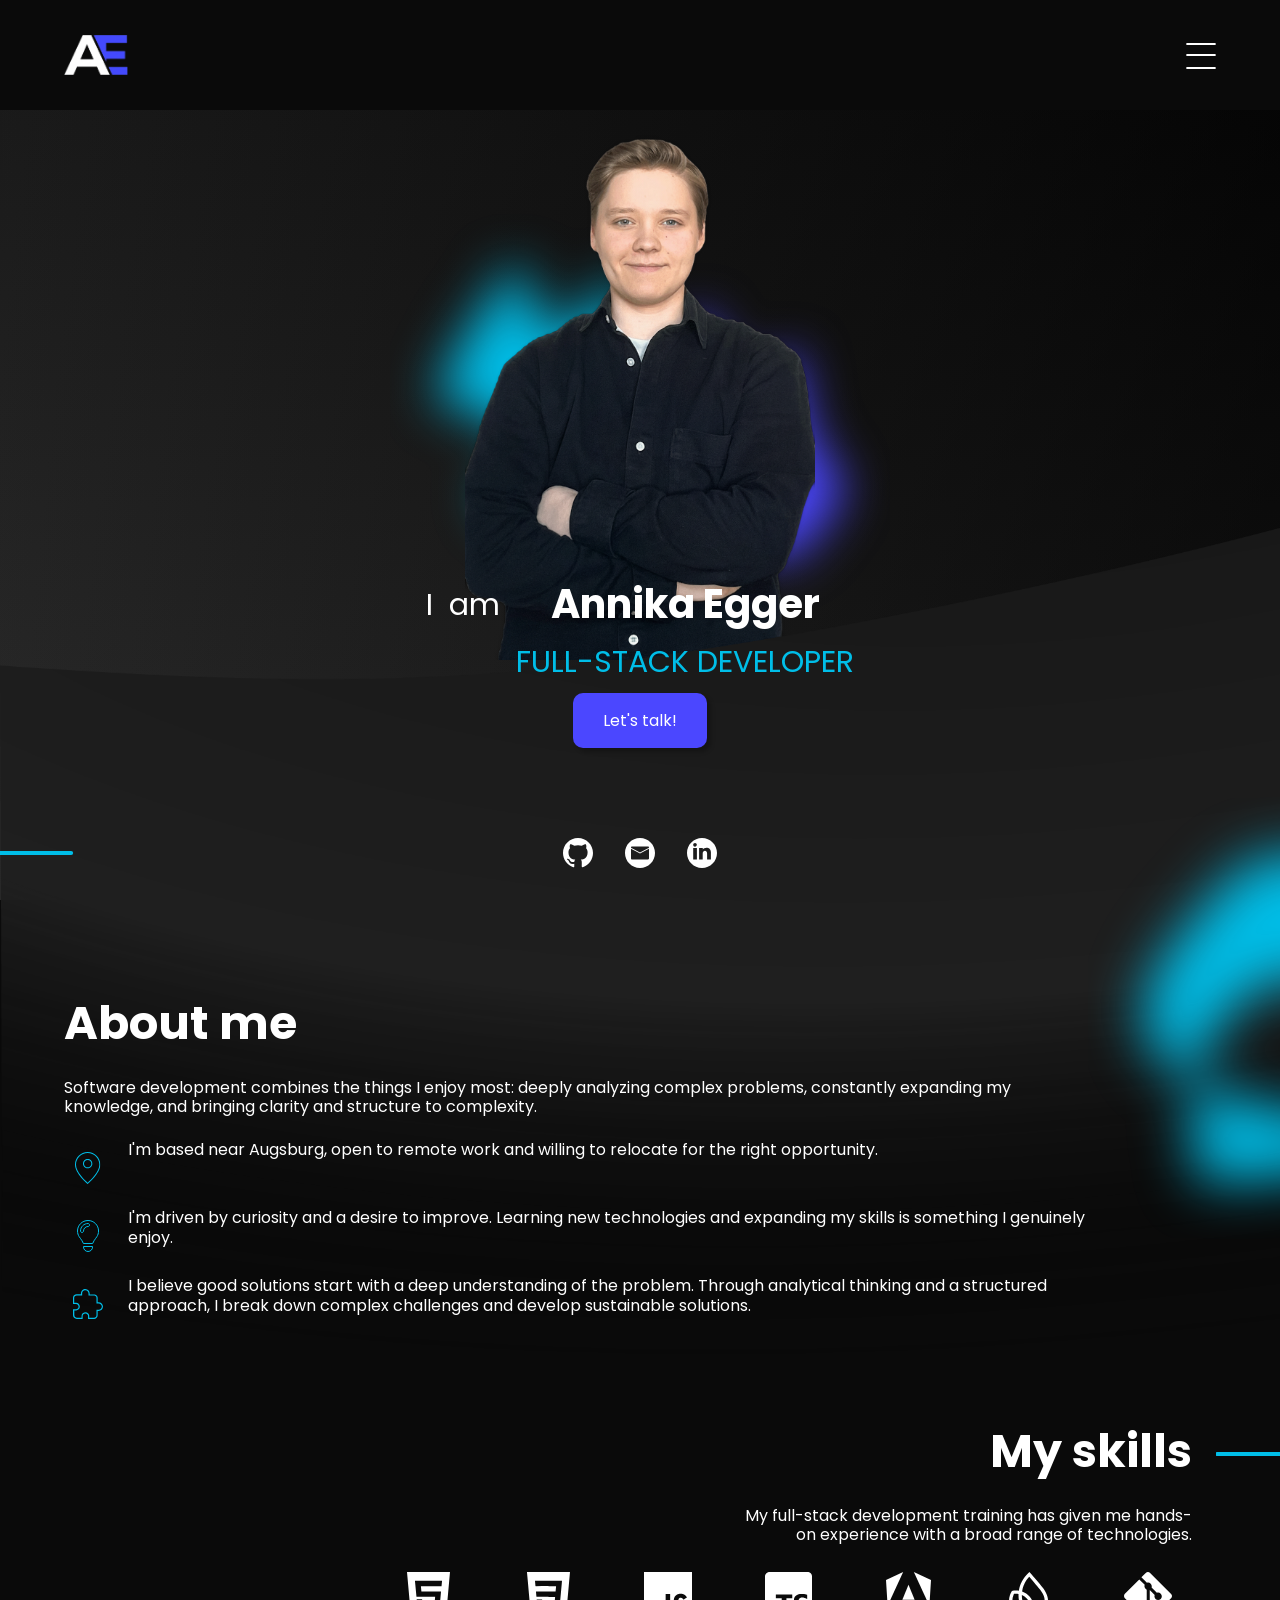
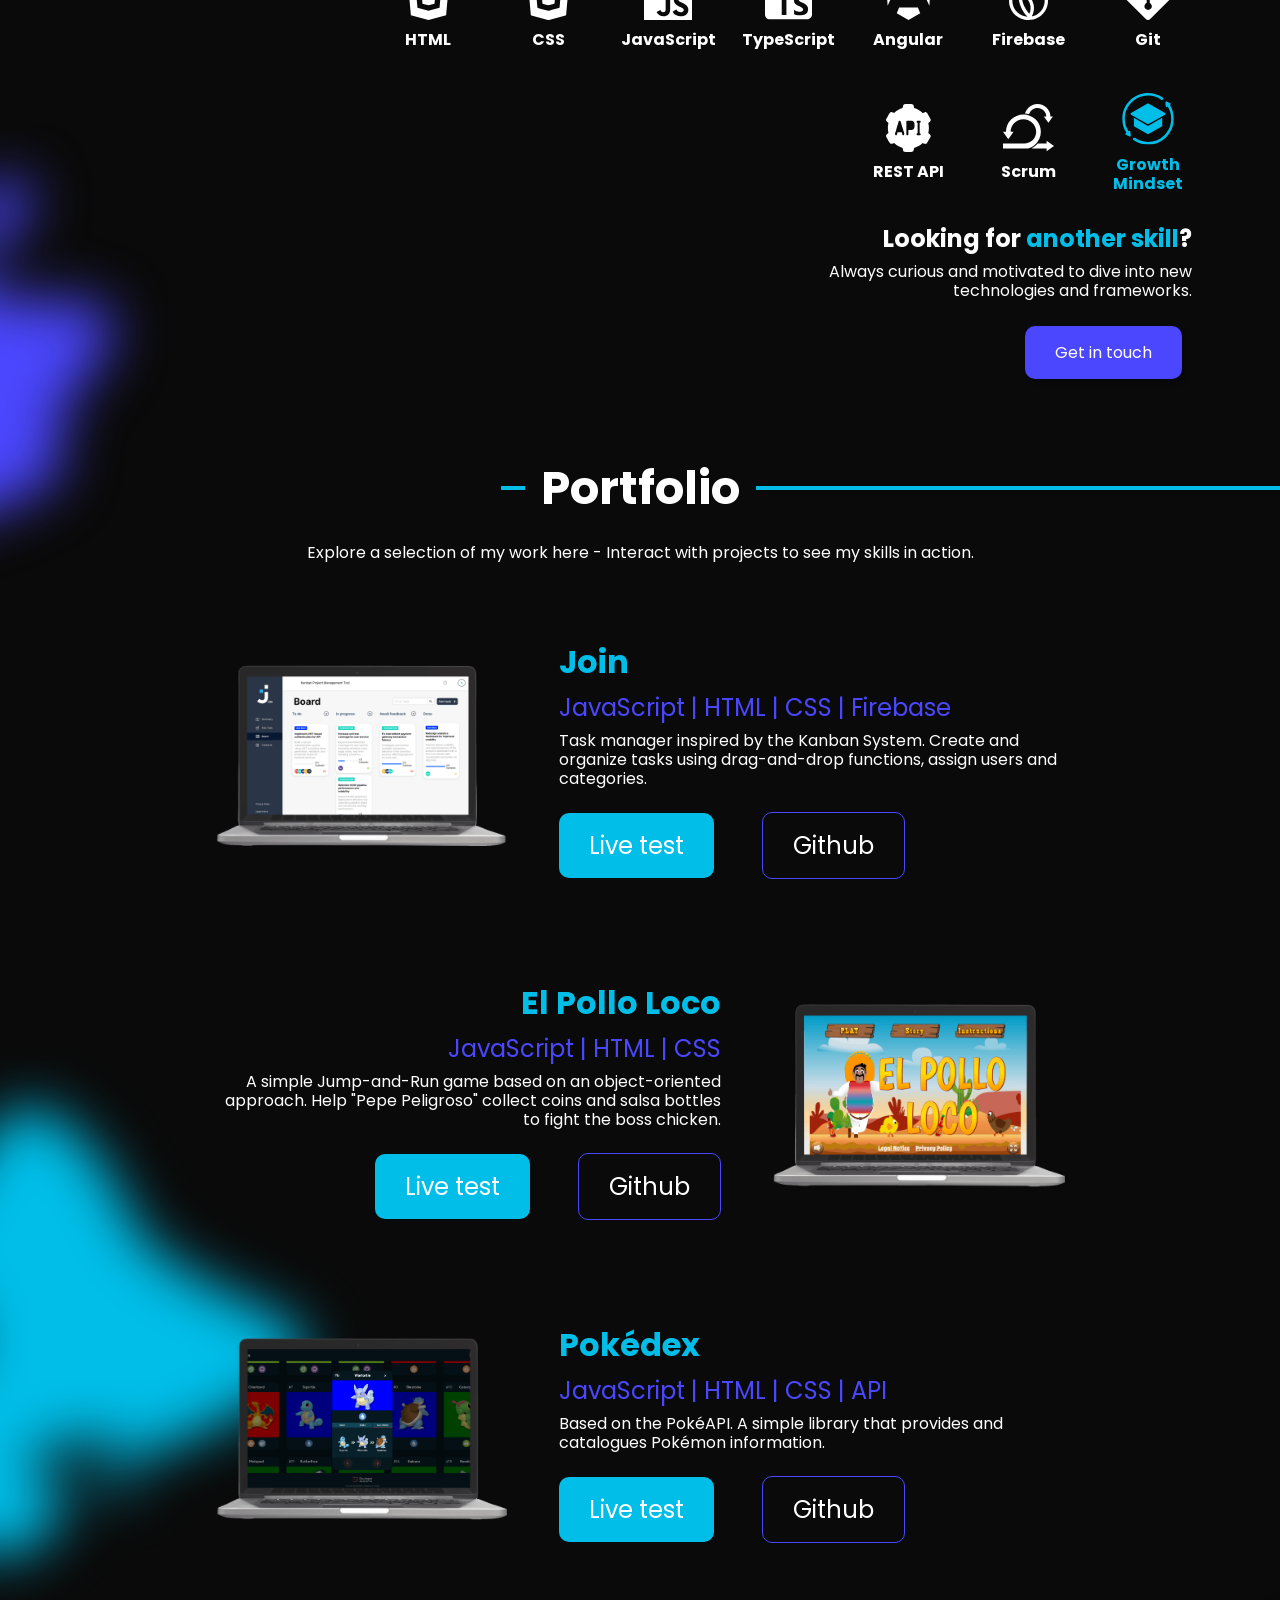
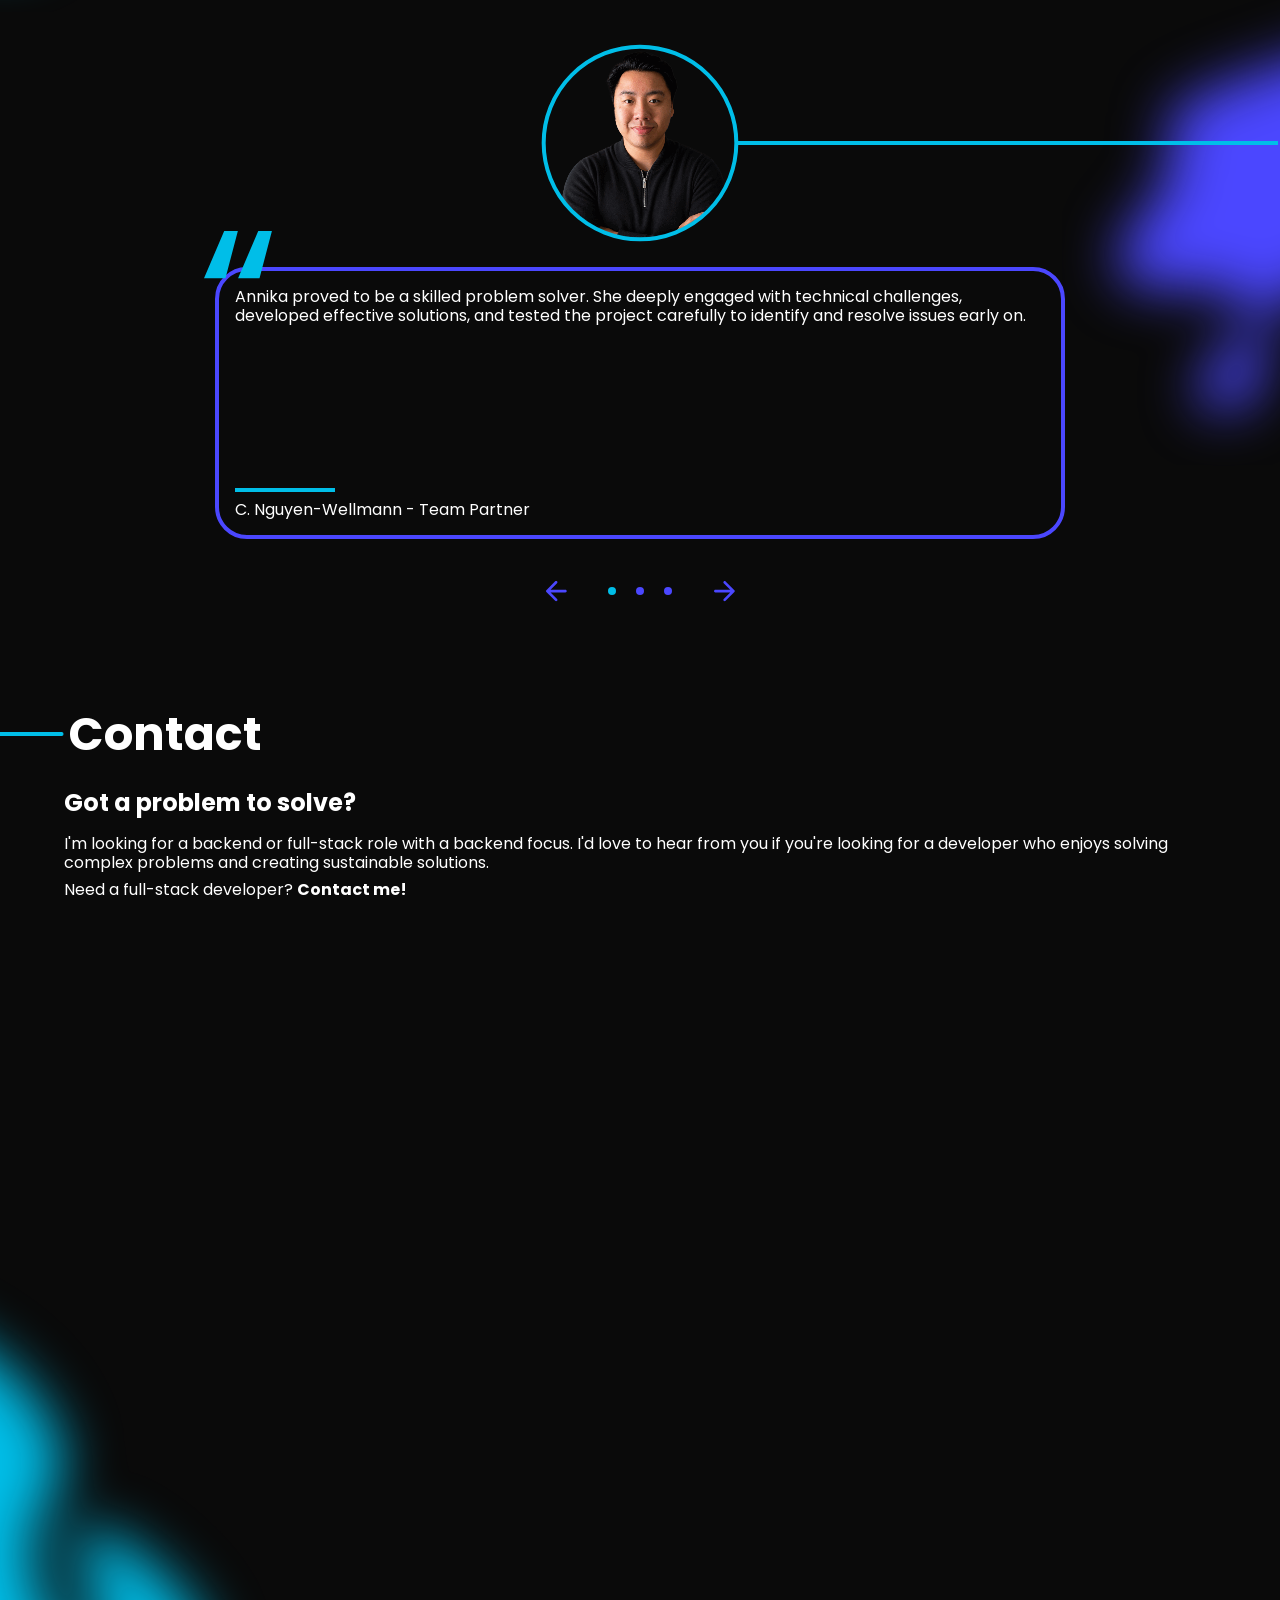
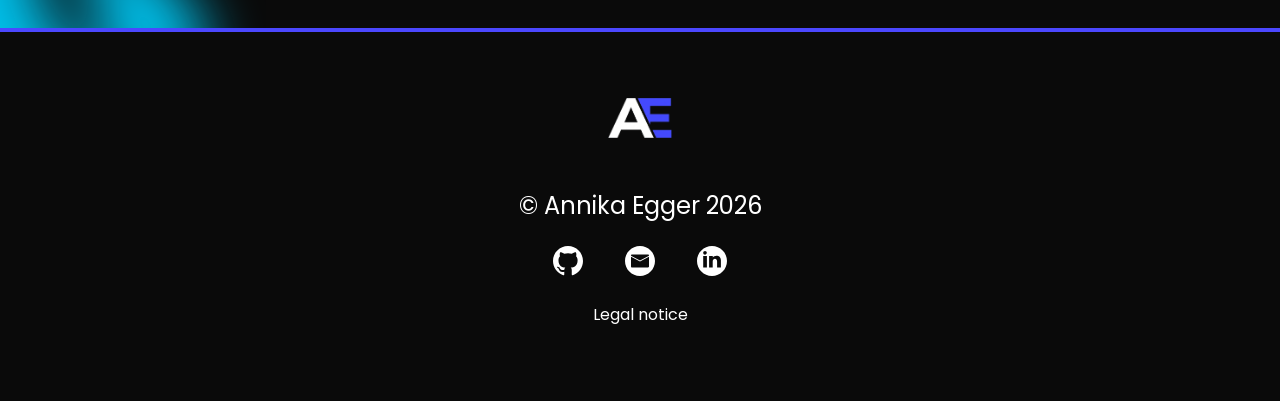
<file: index.html>
<!doctype html>
<html lang="en">
  <head>
    <meta charset="UTF-8" />
    <meta name="viewport" content="width=device-width, initial-scale=1.0" />
    <title>Annika Egger</title>
    <link
      rel="shortcut icon"
      href="./assets/img/logo-initials-square.png"
      type="image/x-icon"
    />

    <link rel="stylesheet" href="./styles/variables.css" />
    <link rel="stylesheet" href="./styles/standard.css" />
    <link rel="stylesheet" href="./styles/fonts.css" />
    <link rel="stylesheet" href="./styles/assets.css" />

    <link rel="stylesheet" href="./styles/header.css" />
    <link rel="stylesheet" href="./styles/hero.css" />
    <link rel="stylesheet" href="./styles/hero-responsive.css" />
    <link rel="stylesheet" href="./styles/hero-responsive-height.css" />
    <link rel="stylesheet" href="./styles/about-me.css" />
    <link rel="stylesheet" href="./styles/my-skills.css" />
    <link rel="stylesheet" href="./styles/portfolio.css" />
    <link rel="stylesheet" href="./styles/portfolio-responsive.css" />
    <link rel="stylesheet" href="./styles/contact.css" />

    <link rel="stylesheet" href="./style.css" />

    <script src="./scripts/data.js"></script>
    <script src="./scripts/language.js"></script>
    <script src="./scripts/navbars.js" defer></script>
    <script src="./scripts/contact.js" defer></script>
    <script src="./script.js" defer></script>
  </head>
  <body onload="init()" class="body--index">
    <header class="site-header">
      <div class="header-content">
        <a href="#" class="logo logo--header">
          <img
            class="logo-initials"
            src="./assets/img/logo-initials.png"
            alt="AE Logo"
          />
        </a>

        <div class="header-controls">
          <nav class="header-nav">
            <ul>
              <li>
                <a
                  class="header-link"
                  data-section="header"
                  data-key="about"
                  href="#about-me-section"
                  id="header-about-me"
                  >About me</a
                >
              </li>
              <li>
                <a
                  class="header-link"
                  data-section="header"
                  data-key="skills"
                  href="#my-skills-section"
                  id="header-skills"
                  >Skills</a
                >
              </li>
              <li>
                <a
                  class="header-link"
                  data-section="header"
                  data-key="portfolio"
                  href="#portfolio-section"
                  id="header-portfolio"
                  >Portfolio</a
                >
              </li>
            </ul>
          </nav>

          <div class="language-switch">
            <button
              onclick="selectLanguage('german', 'index')"
              id="de-btn"
              class="btn btn-header btn-primary1--outline"
            >
              DE
            </button>
            <button
              onclick="selectLanguage('english', 'index')"
              id="en-btn"
              class="btn btn-header btn-primary1--outline"
            >
              EN
            </button>
          </div>
        </div>

        <div id="burger-menu-header" class="burger-menu-header">
          <input
            class="burger-menu-hidden-checkbox"
            type="checkbox"
            aria-label="Open Burger Menu"
            id="burger-menu-hidden-checkbox"
          />
          <div class="burger-menu-line burger-menu-line-1"></div>
          <div class="burger-menu-line burger-menu-line-2"></div>
          <div class="burger-menu-line burger-menu-line-3"></div>
        </div>
      </div>

      <div class="mobile-menu-wrapper">
        <nav class="mobile-menu">
          <ul>
            <li>
              <a
                onclick="selectSection()"
                class="link-mobile-menu"
                href="#about-me-section"
                data-section="burger_menu"
                data-key="about"
                id="menu-about-me"
                >About me</a
              >
            </li>
            <li>
              <a
                class="link-mobile-menu"
                onclick="selectSection()"
                href="#my-skills-section"
                data-section="burger_menu"
                data-key="skills"
                id="menu-my-skills"
                >My skills</a
              >
            </li>
            <li>
              <a
                class="link-mobile-menu"
                onclick="selectSection()"
                href="#portfolio-section"
                data-section="burger_menu"
                data-key="portfolio"
                id="menu-portfolio"
                >Portfolio</a
              >
            </li>
            <li>
              <a
                class="link-mobile-menu"
                onclick="selectSection()"
                href="#contact-section"
                data-section="burger_menu"
                data-key="contact"
                id="menu-contact"
                >Contact</a
              >
            </li>
            <li>
              <div class="language-btns-mobile">
                <button
                  id="en-btn--menu"
                  class="language-btn-mobile"
                  onclick="selectLanguage('english', 'index')"
                >
                  EN
                </button>
                <span> / </span>
                <button
                  id="de-btn--menu"
                  class="language-btn-mobile"
                  onclick="selectLanguage('german', 'index')"
                >
                  DE
                </button>
              </div>
            </li>
          </ul>
        </nav>
      </div>
    </header>

    <main>
      <section id="hero-section" class="hero-section">
        <img
          class="hero-wave-bg"
          src="./assets/img/hero-wave-bg.png"
          alt="Background Wave"
        />

        <div class="hero-content-wrapper">
          <div class="hero-portrait-wrapper">
            <div class="hero-portrait-shadows">
              <svg
                class="portrait-shadow-left"
                width="541"
                height="794"
                viewBox="0 0 541 794"
                fill="none"
                xmlns="http://www.w3.org/2000/svg"
              >
                <g filter="url(#filter0_f_230_443)">
                  <path
                    d="M80 330.454C140.327 199.398 178.506 154.004 190.055 147.689C190.055 147.689 227.25 17.8586 258.33 158.276C289.41 298.693 411.694 100.883 411.694 100.883L447.36 330.454L308.241 413.887L447.36 464.742L383.161 701L163.051 500.961L308.241 413.887L80 330.454Z"
                    fill="rgba(0, 190, 232, 1)"
                  />
                </g>
                <defs>
                  <filter
                    id="filter0_f_230_443"
                    x="-13"
                    y="0"
                    width="553.36"
                    height="794"
                    filterUnits="userSpaceOnUse"
                    color-interpolation-filters="sRGB"
                  >
                    <feFlood flood-opacity="0" result="BackgroundImageFix" />
                    <feBlend
                      mode="normal"
                      in="SourceGraphic"
                      in2="BackgroundImageFix"
                      result="shape"
                    />
                    <feGaussianBlur
                      stdDeviation="46.5"
                      result="effect1_foregroundBlur_230_443"
                    />
                  </filter>
                </defs>
              </svg>
              <svg
                class="portrait-shadow-right"
                width="597"
                height="689"
                viewBox="0 0 597 689"
                fill="none"
                xmlns="http://www.w3.org/2000/svg"
              >
                <g filter="url(#filter0_f_230_444)">
                  <path
                    d="M154.609 380.543C-18.5534 332.689 228.297 92.9999 228.297 92.9999C228.297 92.9999 287.102 296.742 368.159 202.17C449.216 107.599 392.541 296.743 466.341 383.067C540.141 469.391 481.271 494.453 481.271 494.453C481.271 494.453 404.529 636.961 341.979 584.247C279.428 531.534 206.793 498.2 179.289 451.8C154.489 409.96 171.019 394.986 197.013 391.875C184.626 388.699 170.547 384.948 154.609 380.543Z"
                    fill="rgba(75, 71, 255, 1)"
                  />
                </g>
                <defs>
                  <filter
                    id="filter0_f_230_444"
                    x="0"
                    y="0"
                    width="596.516"
                    height="688.947"
                    filterUnits="userSpaceOnUse"
                    color-interpolation-filters="sRGB"
                  >
                    <feFlood flood-opacity="0" result="BackgroundImageFix" />
                    <feBlend
                      mode="normal"
                      in="SourceGraphic"
                      in2="BackgroundImageFix"
                      result="shape"
                    />
                    <feGaussianBlur
                      stdDeviation="46.5"
                      result="effect1_foregroundBlur_230_444"
                    />
                  </filter>
                </defs>
              </svg>
            </div>
            <img
              src="./assets/img/hero-portrait.png"
              alt="Portrait of Annika Egger"
              class="hero-portrait"
            />
          </div>

          <div class="hero-content">
            <div class="hero-introduction">
              <div id="hero-i-am" class="hero-introduction-i-am">
                <span data-section="hero" data-key="greeting_1">I</span
                ><span data-section="hero" data-key="greeting_2">am</span>
              </div>
              <div class="hero-introduction-right">
                <h1 class="index-h1">Annika Egger</h1>
                <p
                  class="hero-introduction-title"
                  data-section="hero"
                  data-key="title"
                >
                  Full-Stack Developer
                </p>
              </div>
            </div>
            <a
              href="#contact-section"
              class="btn btn-main btn-primary1--filled"
              data-section="hero"
              data-key="cta"
            >
              Let’s talk!
            </a>
          </div>
        </div>

        <footer class="hero-footer">
          <svg class="hero-line" viewBox="0 0 104 4" preserveAspectRatio="none">
            <line
              x1="0"
              y1="2"
              x2="100"
              y2="2"
              vector-effect="non-scaling-stroke"
              stroke-linecap="round"
            />
          </svg>

          <div class="hero-footer-socials">
            <a
              target="_blank"
              href="https://github.com/AnnikaEgger"
              class="social-btn"
            >
              <img src="./assets/icons/github.svg" alt="Github Logo" />
            </a>

            <a
              target="_blank"
              href="mailto:kontakt@annika-egger.de"
              class="social-btn"
            >
              <img src="./assets/icons/mail.svg" alt="Email Logo" />
            </a>

            <a
              target="_blank"
              href="https://www.linkedin.com/in/annika-egger-705230406/"
              class="social-btn"
            >
              <img src="./assets/icons/linkedin.svg" alt="LinkedIn Logo" />
            </a>
          </div>

          <a
            target="_blank"
            class="hero-footer-mail"
            href="mailto:kontakt@annika-egger.de"
            >kontakt@annika-egger.de</a
          >
        </footer>

        <div class="scroll-down-wrapper">
          <p data-section="hero" data-key="scroll"></p>
          <img src="./assets/icons/arrow-down.svg" alt="Arrow Down Icon" />
        </div>
      </section>

      <section id="about-me-section" class="about-me-section">
        <article class="about-me-text fade-in-element">
          <h2 class="index-h2" data-section="about_me" data-key="h2"></h2>
          <p
            class="about-me-top-text"
            data-section="about_me"
            data-key="subtext"
          ></p>
          <ul class="about-me-list">
            <li>
              <div class="about-me-list-icon-wrapper location-icon">
                <img
                  src="./assets/icons/location-icon.svg"
                  alt="Location icon"
                />
              </div>
              <p data-section="about_me" data-key="location"></p>
            </li>

            <li>
              <div class="about-me-list-icon-wrapper learning-icon">
                <img
                  src="./assets/icons/light-bulb-icon.svg"
                  alt="Light bulb icon"
                />
              </div>
              <p data-section="about_me" data-key="learning"></p>
            </li>

            <li>
              <div class="about-me-list-icon-wrapper puzzle-icon">
                <img src="./assets/icons/puzzle-icon.svg" alt="Puzzle icon" />
              </div>
              <p data-section="about_me" data-key="problem_solving"></p>
            </li>
          </ul>
        </article>

        <div class="svg-wrapper svg-wrapper--about-me fade-in-element">
          <svg
            class="about-me-svg"
            height="453"
            viewBox="0 0 10000 453"
            preserveAspectRatio="xMinYMin meet"
          >
            <defs>
              <pattern
                id="about-me-img"
                patternUnits="objectBoundingBox"
                width="1"
                height="1"
              >
                <image
                  href="./assets/img/about-me-portrait.png"
                  width="453"
                  height="453"
                  preserveAspectRatio="xMidYMid slice"
                />
              </pattern>
            </defs>
            <circle cx="226.5" cy="226.5" r="224.5" fill="url(#about-me-img)" />

            <line
              x1="453"
              y1="226.5"
              x2="10000"
              y2="226.5"
              vector-effect="non-scaling-stroke"
            />
          </svg>
        </div>

        <div class="bg-shadow-wrapper">
          <img
            class="bg-shadow bg-shadow--about-me"
            src="./assets/img/shadow-about-me.svg"
            alt="Background Shadow Form"
          />
        </div>
      </section>

      <section id="my-skills-section" class="my-skills-section">
        <ul class="skills-list fade-in-element">
          <li class="skill-wrapper">
            <img src="./assets/icons/html.svg" alt="HTML Logo" />
            <p>HTML</p>
          </li>
          <li class="skill-wrapper">
            <img src="./assets/icons/css.svg" alt="CSS Logo" />
            <p>CSS</p>
          </li>
          <li class="skill-wrapper">
            <img src="./assets/icons/javascript.svg" alt="JavaScript Logo" />
            <p>JavaScript</p>
          </li>
          <li class="skill-wrapper">
            <img src="./assets/icons/typescript.svg" alt="TypeScript Logo" />
            <p>TypeScript</p>
          </li>
          <li class="skill-wrapper">
            <img src="./assets/icons/angular.svg" alt="Angular Logo" />
            <p>Angular</p>
          </li>
          <li class="skill-wrapper">
            <img src="./assets/icons/firebase.svg" alt="Firebase Logo" />
            <p>Firebase</p>
          </li>
          <li class="skill-wrapper">
            <img src="./assets/icons/git.svg" alt="Git Logo" />
            <p>Git</p>
          </li>

          <li class="skill-wrapper">
            <img src="./assets/icons/rest-api.svg" alt="REST API Logo" />
            <p>REST API</p>
          </li>
          <li class="skill-wrapper">
            <img src="./assets/icons/scrum.svg" alt="Scrum Logo" />
            <p>Scrum</p>
          </li>
          <li class="skill-wrapper-learning">
            <div class="text-bubble-learning">
              <img
                class="text-bubble-img"
                src="./assets/icons/text-bubble.svg"
                alt="Text bubble"
              />
              <div class="text-bubble-content-wrapper">
                <p data-section="skills" data-key="special_interest"></p>
                <ul class="learning-skills-wrapper">
                  <li class="learning-skill">
                    <img src="./assets/icons/react.svg" alt="React Logo" />
                    <p>React</p>
                  </li>
                  <li class="learning-skill">
                    <img src="./assets/icons/vue-js.svg" alt="Vue.js Logo" />
                    <p>Vue.js</p>
                  </li>
                </ul>
              </div>
            </div>
            <svg
              width="60"
              height="60"
              viewBox="0 0 60 60"
              fill="none"
              xmlns="http://www.w3.org/2000/svg"
            >
              <g clip-path="url(#clip0_199195_1607)">
                <path
                  d="M49.8289 25.2144L30.6154 36.1587C30.2696 36.3621 29.8424 36.3621 29.4864 36.1587L10.273 25.2144C9.52033 24.7873 9.52033 23.6989 10.273 23.2616L29.4864 12.3173C29.8322 12.1139 30.2594 12.1139 30.6154 12.3173L49.8289 23.2616C50.5815 23.6888 50.5815 24.7771 49.8289 25.2144Z"
                  fill="rgba(0, 190, 232, 1)"
                />
                <path
                  d="M46.5028 28.8964V37.9183C46.5028 38.3251 46.2892 38.6913 45.9332 38.8947L30.6153 47.6216C30.2695 47.8251 29.8423 47.8251 29.4863 47.6216L14.1685 38.8947C13.8125 38.6913 13.5989 38.3251 13.5989 37.9183V28.8964L22.0918 33.7278L29.4863 37.9488C29.8321 38.1522 30.2593 38.1522 30.6153 37.9488L38.0098 33.7278L46.5028 28.8964Z"
                  fill="rgba(0, 190, 232, 1)"
                />
                <path
                  d="M55.4534 14.0058L55.9823 13.6396C56.623 13.1921 56.5417 12.2258 55.8399 11.8901L51.629 9.88642C50.917 9.55077 50.1135 10.1102 50.1745 10.8934L50.5813 15.5416C50.6525 16.3146 51.5374 16.7316 52.1782 16.2841L52.9309 15.7654C59.6236 26.5469 57.8233 40.9086 48.4657 49.6559C39.2608 58.2607 25.0719 59.3084 14.7278 52.1478C14.0362 51.6698 13.0801 51.8427 12.602 52.5343C12.124 53.226 12.2969 54.1821 12.9885 54.6601C18.1047 58.1997 24.0548 59.939 29.9948 59.939C37.43 59.939 44.8448 57.2131 50.5508 51.8834C60.9967 42.1088 63.0106 26.0281 55.4534 14.0058Z"
                  fill="rgba(0, 190, 232, 1)"
                />
                <path
                  d="M47.1132 5.27885C35.5994 -2.69539 19.8035 -1.5257 9.55087 8.05559C-1.15942 18.0742 -3.08178 34.0837 4.90263 46.3095L4.16013 46.8181C3.51934 47.2656 3.60071 48.2319 4.30252 48.5675L8.51341 50.5713C9.22539 50.9069 10.0289 50.3475 9.96789 49.5643L9.56104 44.9161C9.48984 44.1431 8.60495 43.726 7.96416 44.1736L7.41492 44.5601C0.315407 33.5853 2.03434 19.2541 11.636 10.2831C20.8409 1.67823 35.0298 0.620428 45.3739 7.79114C46.0655 8.26918 47.0216 8.09627 47.4997 7.40463C47.9777 6.71299 47.8048 5.75689 47.1132 5.27885Z"
                  fill="rgba(0, 190, 232, 1)"
                />
              </g>
              <defs>
                <clipPath id="clip0_199195_1607">
                  <rect width="60" height="59.939" fill="white" />
                </clipPath>
              </defs>
            </svg>
            <p>Growth Mindset</p>
          </li>
        </ul>

        <div class="placeholder-div"></div>

        <div class="my-skills--tr fade-in-element">
          <h2 class="index-h2" data-section="skills" data-key="h2"></h2>
          <p data-section="skills" data-key="subtext"></p>
        </div>

        <div class="my-skills--br fade-in-element">
          <p class="looking-for-skill">
            <span data-section="skills" data-key="looking_for"></span>
            <span
              data-section="skills"
              data-key="another_skill"
              class="another-skill"
            ></span
            >?
          </p>
          <p
            class="my-skills--br--text"
            data-section="skills"
            data-key="missing_skills_answer"
          ></p>
          <a
            href="#contact-section"
            class="btn btn-main btn-primary1--filled"
            data-section="skills"
            data-key="cta"
          >
          </a>
        </div>

        <svg
          class="my-skills-line fade-in-element"
          height="4"
          viewBox="0 0 100 4"
          preserveAspectRatio="none"
        >
          <line
            x1="2"
            y1="2"
            x2="100"
            y2="2"
            stroke-linecap="round"
            vector-effect="non-scaling-stroke"
          />
        </svg>

        <div class="bg-shadow-wrapper">
          <svg
            class="bg-shadow bg-shadow--my-skills"
            width="898"
            height="976"
            viewBox="0 0 898 976"
            fill="none"
            xmlns="http://www.w3.org/2000/svg"
          >
            <g filter="url(#filter0_f_105147_4089)">
              <path
                d="M102.697 882.453C33.1645 881.662 360.36 369.36 360.36 369.36C360.36 369.36 479.373 304.189 570.175 236.725C539.361 167.231 580.664 66.8694 652.317 99.2662C702.594 121.998 646.298 180.167 570.175 236.725C586.773 274.158 624.296 302.635 689.271 296.583C874.87 279.294 780.759 398.555 780.759 398.555C780.759 398.555 706.306 465.363 715.439 533.021L715.52 533.623C724.579 600.71 725.304 606.085 460.549 693.452C195.004 781.079 172.23 883.244 102.697 882.453Z"
                fill="rgb(75, 71, 255)"
              />
            </g>
            <defs>
              <filter
                id="filter0_f_105147_4089"
                x="0"
                y="0"
                width="897.618"
                height="975.457"
                filterUnits="userSpaceOnUse"
                color-interpolation-filters="sRGB"
              >
                <feFlood flood-opacity="0" result="BackgroundImageFix" />
                <feBlend
                  mode="normal"
                  in="SourceGraphic"
                  in2="BackgroundImageFix"
                  result="shape"
                />
                <feGaussianBlur
                  stdDeviation="46.5"
                  result="effect1_foregroundBlur_105147_4089"
                />
              </filter>
            </defs>
          </svg>
        </div>
      </section>

      <section id="portfolio-section" class="portfolio-section">
        <div
          class="headline-wrapper headline-wrapper--portfolio fade-in-element"
        >
          <svg
            class="portfolio-line-left"
            width="100"
            height="4"
            viewBox="0 0 100 4"
            preserveAspectRatio="none"
          >
            <line
              x1="2"
              y1="2"
              x2="100"
              y2="2"
              stroke-linecap="round"
              vector-effect="non-scaling-stroke"
            />
          </svg>

          <h2 class="index-h2">Portfolio</h2>
          <svg
            class="portfolio-line-right"
            height="4"
            viewBox="0 0 100 4"
            preserveAspectRatio="none"
          >
            <line
              x1="0"
              y1="2"
              x2="100"
              y2="2"
              stroke-linecap="round"
              vector-effect="non-scaling-stroke"
            />
          </svg>
        </div>
        <p
          class="portfolio-subtitle fade-in-element"
          data-section="portfolio"
          data-key="subtext"
        ></p>

        <section id="project-section" class="project-section"></section>

        <section id="feedback-section" class="feedback-section">
          <div class="feedback-content fade-in-element">
            <article class="feedback-box">
              <p id="feedback-text" class="feedback-text"></p>
              <div class="author-wrapper">
                <div class="line-wrapper line-wrapper--feedback-box">
                  <svg width="1000" height="4" viewBox="0 0 1000 4">
                    <line
                      x1="0"
                      y1="2"
                      x2="1000"
                      y2="2"
                      stroke-linecap="round"
                    />
                  </svg>
                </div>
                <p id="feedback-author"></p>
              </div>

              <img
                class="feedback-quotes"
                src="./assets/icons/feedback-quote.svg"
                alt="Feedback Quotes"
              />
            </article>

            <div class="feedback-slider">
              <button
                onclick="showNextFeedback('backwards')"
                class="slider-arrow-btn"
              >
                <img
                  src="./assets/icons/arrow-left.svg"
                  alt="Arrow Left Icon"
                />
              </button>
              <div class="feedback-dots-wrapper">
                <svg
                  id="feedback-dot1"
                  class="feedback-dot active-dot"
                  width="8"
                  height="8"
                  viewBox="0 0 8 8"
                  fill="none"
                  xmlns="http://www.w3.org/2000/svg"
                >
                  <circle cx="4" cy="4" r="4" fill="rgb(75, 71, 255)" />
                </svg>
                <svg
                  id="feedback-dot2"
                  class="feedback-dot"
                  width="8"
                  height="8"
                  viewBox="0 0 8 8"
                  fill="none"
                  xmlns="http://www.w3.org/2000/svg"
                >
                  <circle cx="4" cy="4" r="4" fill="rgb(75, 71, 255)" />
                </svg>
                <svg
                  id="feedback-dot3"
                  class="feedback-dot"
                  width="8"
                  height="8"
                  viewBox="0 0 8 8"
                  fill="none"
                  xmlns="http://www.w3.org/2000/svg"
                >
                  <circle cx="4" cy="4" r="4" fill="rgb(75, 71, 255)" />
                </svg>
              </div>
              <button
                onclick="showNextFeedback('forwards')"
                class="slider-arrow-btn"
              >
                <img
                  src="./assets/icons/arrow-right.svg"
                  alt="Arrow Right Icon"
                />
              </button>
            </div>
          </div>

          <div class="svg-wrapper svg-wrapper--feedback fade-in-element">
            <svg
              class="svg-wrapper--feedback--circle-svg"
              height="272"
              width="272"
              viewBox="0 0 272 272"
            >
              <defs>
                <pattern
                  id="feedback-img"
                  patternUnits="userSpaceOnUse"
                  width="272"
                  height="272"
                >
                  <image
                    id="feedback-image"
                    href=""
                    width="272"
                    height="272"
                    preserveAspectRatio="xMidYMid slice"
                  />
                </pattern>
              </defs>
              <circle
                cx="136"
                cy="136"
                r="131"
                fill="url(#feedback-img)"
                vector-effect="non-scaling-stroke"
              />
            </svg>

            <svg
              class="svg-wrapper--feedback--line-svg"
              height="4"
              width="10000"
              viewBox="0 0 10000 4"
              preserveAspectRatio="none"
            >
              <line
                x1="0"
                y1="2"
                x2="10000"
                y2="2"
                vector-effect="non-scaling-stroke"
                stroke="black"
                stroke-width="2"
              />
            </svg>
          </div>
        </section>

        <div class="bg-shadow-wrapper">
          <svg
            class="bg-shadow bg-shadow--portfolio-middle"
            width="827"
            height="934"
            viewBox="0 0 827 934"
            fill="none"
            xmlns="http://www.w3.org/2000/svg"
          >
            <g filter="url(#filter0_f_97220_3818)">
              <path
                d="M437.665 685.123C420.886 691.167 404.697 696.702 389.528 701.634C284.1 718.52 377.551 703.128 417.027 731.494C436.493 745.482 448.432 713.692 437.665 685.123C607.45 623.955 837.652 510.49 682.751 439.211C469.99 341.307 461.751 318.741 429.536 247.294C397.32 175.846 285.578 20.6807 209.247 131.989C132.916 243.298 111.409 294.194 114.44 362.07C117.471 429.945 247.805 458.556 124.219 553.701C0.634186 648.846 161.562 933.605 295.057 810.557C428.551 687.51 166.978 720.951 315.999 660.456C391.537 629.791 426.597 655.755 437.665 685.123Z"
                fill="rgba(0, 190, 232, 1)"
              />
            </g>
            <defs>
              <filter
                id="filter0_f_97220_3818"
                x="-13"
                y="0"
                width="839.942"
                height="933.896"
                filterUnits="userSpaceOnUse"
                color-interpolation-filters="sRGB"
              >
                <feFlood flood-opacity="0" result="BackgroundImageFix" />
                <feBlend
                  mode="normal"
                  in="SourceGraphic"
                  in2="BackgroundImageFix"
                  result="shape"
                />
                <feGaussianBlur
                  stdDeviation="46.5"
                  result="effect1_foregroundBlur_97220_3818"
                />
              </filter>
            </defs>
          </svg>
        </div>

        <div class="bg-shadow-wrapper bg-shadow-wrapper--portfolio-bottom">
          <svg
            class="bg-shadow bg-shadow--portfolio-bottom"
            width="898"
            height="976"
            viewBox="0 0 898 976"
            fill="none"
            xmlns="http://www.w3.org/2000/svg"
          >
            <g filter="url(#filter0_f_105147_4089)">
              <path
                d="M102.697 882.453C33.1645 881.662 360.36 369.36 360.36 369.36C360.36 369.36 479.373 304.189 570.175 236.725C539.361 167.231 580.664 66.8694 652.317 99.2662C702.594 121.998 646.298 180.167 570.175 236.725C586.773 274.158 624.296 302.635 689.271 296.583C874.87 279.294 780.759 398.555 780.759 398.555C780.759 398.555 706.306 465.363 715.439 533.021L715.52 533.623C724.579 600.71 725.304 606.085 460.549 693.452C195.004 781.079 172.23 883.244 102.697 882.453Z"
                fill="rgb(75, 71, 255)"
              />
            </g>
            <defs>
              <filter
                id="filter0_f_105147_4089"
                x="0"
                y="0"
                width="897.618"
                height="975.457"
                filterUnits="userSpaceOnUse"
                color-interpolation-filters="sRGB"
              >
                <feFlood flood-opacity="0" result="BackgroundImageFix" />
                <feBlend
                  mode="normal"
                  in="SourceGraphic"
                  in2="BackgroundImageFix"
                  result="shape"
                />
                <feGaussianBlur
                  stdDeviation="46.5"
                  result="effect1_foregroundBlur_105147_4089"
                />
              </filter>
            </defs>
          </svg>
        </div>
      </section>

      <section id="contact-section" class="contact-section">
        <div class="headline-wrapper headline-wrapper--contact fade-in-element">
          <svg
            class="contact-line"
            height="4"
            viewBox="0 0 104 4"
            preserveAspectRatio="none"
          >
            <line
              x1="0"
              y1="2"
              x2="100"
              y2="2"
              stroke-linecap="round"
              vector-effect="non-scaling-stroke"
            />
          </svg>
          <h2 class="index-h2" data-section="contact" data-key="h2">Contact</h2>
        </div>

        <div class="contact-content-wrapper">
          <div class="contact-content-first fade-in-element">
            <p
              class="got-a-problem"
              data-section="contact"
              data-key="problem"
            ></p>
            <p data-section="contact" data-key="role"></p>
            <p>
              <span data-section="contact" data-key="need"></span>
              <b data-section="contact" data-key="cta"></b>
            </p>
          </div>

          <div class="contact-content-second fade-in-element">
            <form id="contact-form" class="contact-form">
              <div class="contact-form-inputs">
                <div class="input-and-error-wrapper">
                  <div class="input-wrapper input-wrapper--input">
                    <input
                      onblur="validateInput(event)"
                      oninput="validateInput(event)"
                      placeholder="Your name"
                      type="text"
                      aria-label="Name "
                      id="contact-name"
                    />
                    <img
                      id="input-icon-name"
                      class="input-icon"
                      src="./assets/icons/invalid-input.svg"
                      alt="Invalid Icon"
                    />
                  </div>
                  <p
                    data-section="contact"
                    data-key="name_input"
                    class="error-msg"
                  >
                    Please enter your name.
                  </p>
                </div>

                <div class="input-and-error-wrapper">
                  <div class="input-wrapper input-wrapper--input">
                    <input
                      onblur="validateInput(event)"
                      oninput="validateInput(event)"
                      placeholder="Your email"
                      type="email"
                      aria-label="Email"
                      id="contact-email"
                    />
                    <img
                      id="input-icon-email"
                      class="input-icon"
                      src="./assets/icons/invalid-input.svg"
                      alt="Invalid Icon"
                    />
                  </div>
                  <p
                    data-section="contact"
                    data-key="email_input"
                    class="error-msg"
                  >
                    Please enter your email.
                  </p>
                </div>

                <div class="input-and-error-wrapper">
                  <div
                    class="input-wrapper input-wrapper--textarea"
                    id="input-wrapper-msg"
                  >
                    <textarea
                      onblur="validateInput(event)"
                      oninput="validateInput(event)"
                      placeholder="Your message"
                      aria-label="Message"
                      id="contact-msg"
                    ></textarea>
                    <img
                      id="input-icon-message"
                      class="input-icon"
                      src="./assets/icons/invalid-input.svg"
                      alt="Invalid Icon"
                    />
                  </div>
                  <p class="error-msg" id="error-msg--message">
                    Please enter a message.
                  </p>
                </div>
              </div>

              <div class="privacy-input-and-error-wrapper">
                <div
                  id="accept-privacy-container"
                  class="accept-privacy-container"
                >
                  <div class="checkbox-container">
                    <input
                      onclick="validateCheckbox(event)"
                      id="contact-privacy-checkbox"
                      class="checkbox"
                      type="checkbox"
                      aria-label="Accept Privacy Policy"
                    />
                  </div>
                  <p>
                    <span data-section="contact" data-key="ive_read"> </span>
                    <a
                      href="./privacy-policy.html"
                      data-section="contact"
                      data-key="privacy_policy"
                    ></a>
                    <span data-section="contact" data-key="agree"></span>
                  </p>
                </div>
                <p
                  data-section="contact"
                  data-key="accept_privacy"
                  class="error-msg"
                >
                  Please accept the privacy policy.
                </p>
              </div>
              <button
                onclick="validateForm()"
                id="send-msg-btn"
                class="btn btn-main send-msg-btn btn-primary1--filled disabled"
                data-section="contact"
                data-key="submit_form"
              ></button>
            </form>

            <a class="go-up-btn" href="#">
              <svg
                width="39"
                height="39"
                viewBox="0 0 39 39"
                fill="none"
                xmlns="http://www.w3.org/2000/svg"
              >
                <rect
                  x="1"
                  y="1"
                  width="37"
                  height="37"
                  rx="18.5"
                  stroke="white"
                  stroke-width="2"
                />
                <path
                  d="M18 15.828L13.343 20.485C12.9525 20.8755 12.3194 20.8755 11.929 20.485C11.5385 20.0945 11.5385 19.4615 11.929 19.071L18.2928 12.7071C18.6834 12.3166 19.3165 12.3166 19.7071 12.7071L26.071 19.071C26.4614 19.4615 26.4614 20.0945 26.071 20.485C25.6805 20.8755 25.0474 20.8755 24.657 20.485L20 15.828L20 27C20 27.5523 19.5522 28 19 28C18.4477 28 18 27.5523 18 27L18 15.828Z"
                  fill="white"
                />
              </svg>
            </a>
          </div>
        </div>

        <div class="bg-shadow-wrapper bg-shadow-wrapper--contact">
          <img
            class="bg-shadow bg-shadow--contact"
            src="./assets/img/shadow-contact.svg"
            alt="Blue Shadow"
          />
        </div>

        <div id="contact-form-toast-msg" class="contact-form-toast-msg">
          <p data-section="contact" data-key="form_toast"></p>
        </div>
      </section>
    </main>

    <footer class="site-footer">
      <a href="#" class="logo logo--footer">
        <img
          class="logo-initials"
          src="./assets/img/logo-initials.png"
          alt="AE Logo"
        />
      </a>

      <p class="footer-copyright">© Annika Egger 2026</p>

      <div class="footer-social-btns">
        <a
          target="_blank"
          href="https://github.com/AnnikaEgger"
          class="social-btn"
        >
          <img src="./assets/icons/github.svg" alt="Github Logo" />
        </a>

        <a
          target="_blank"
          href="mailto:kontakt@annika-egger.de"
          class="social-btn"
        >
          <img src="./assets/icons/mail.svg" alt="Email Logo" />
        </a>

        <a
          target="_blank"
          href="https://www.linkedin.com/in/annika-egger-705230406/"
          class="social-btn"
        >
          <img src="./assets/icons/linkedin.svg" alt="LinkedIn Logo" />
        </a>
      </div>

      <a
        class="legal-notice-footer"
        href="./legal-notice.html"
        data-section="footer"
        data-key="legal_notice"
        >Legal Notice</a
      >
    </footer>

    <div class="rotation-warning visible">
      <img
        src="./assets/img/rotation-warning.png"
        alt="Image of a Phone with the text 'Please rotate your device'"
      />
    </div>
  </body>
</html>
</file>
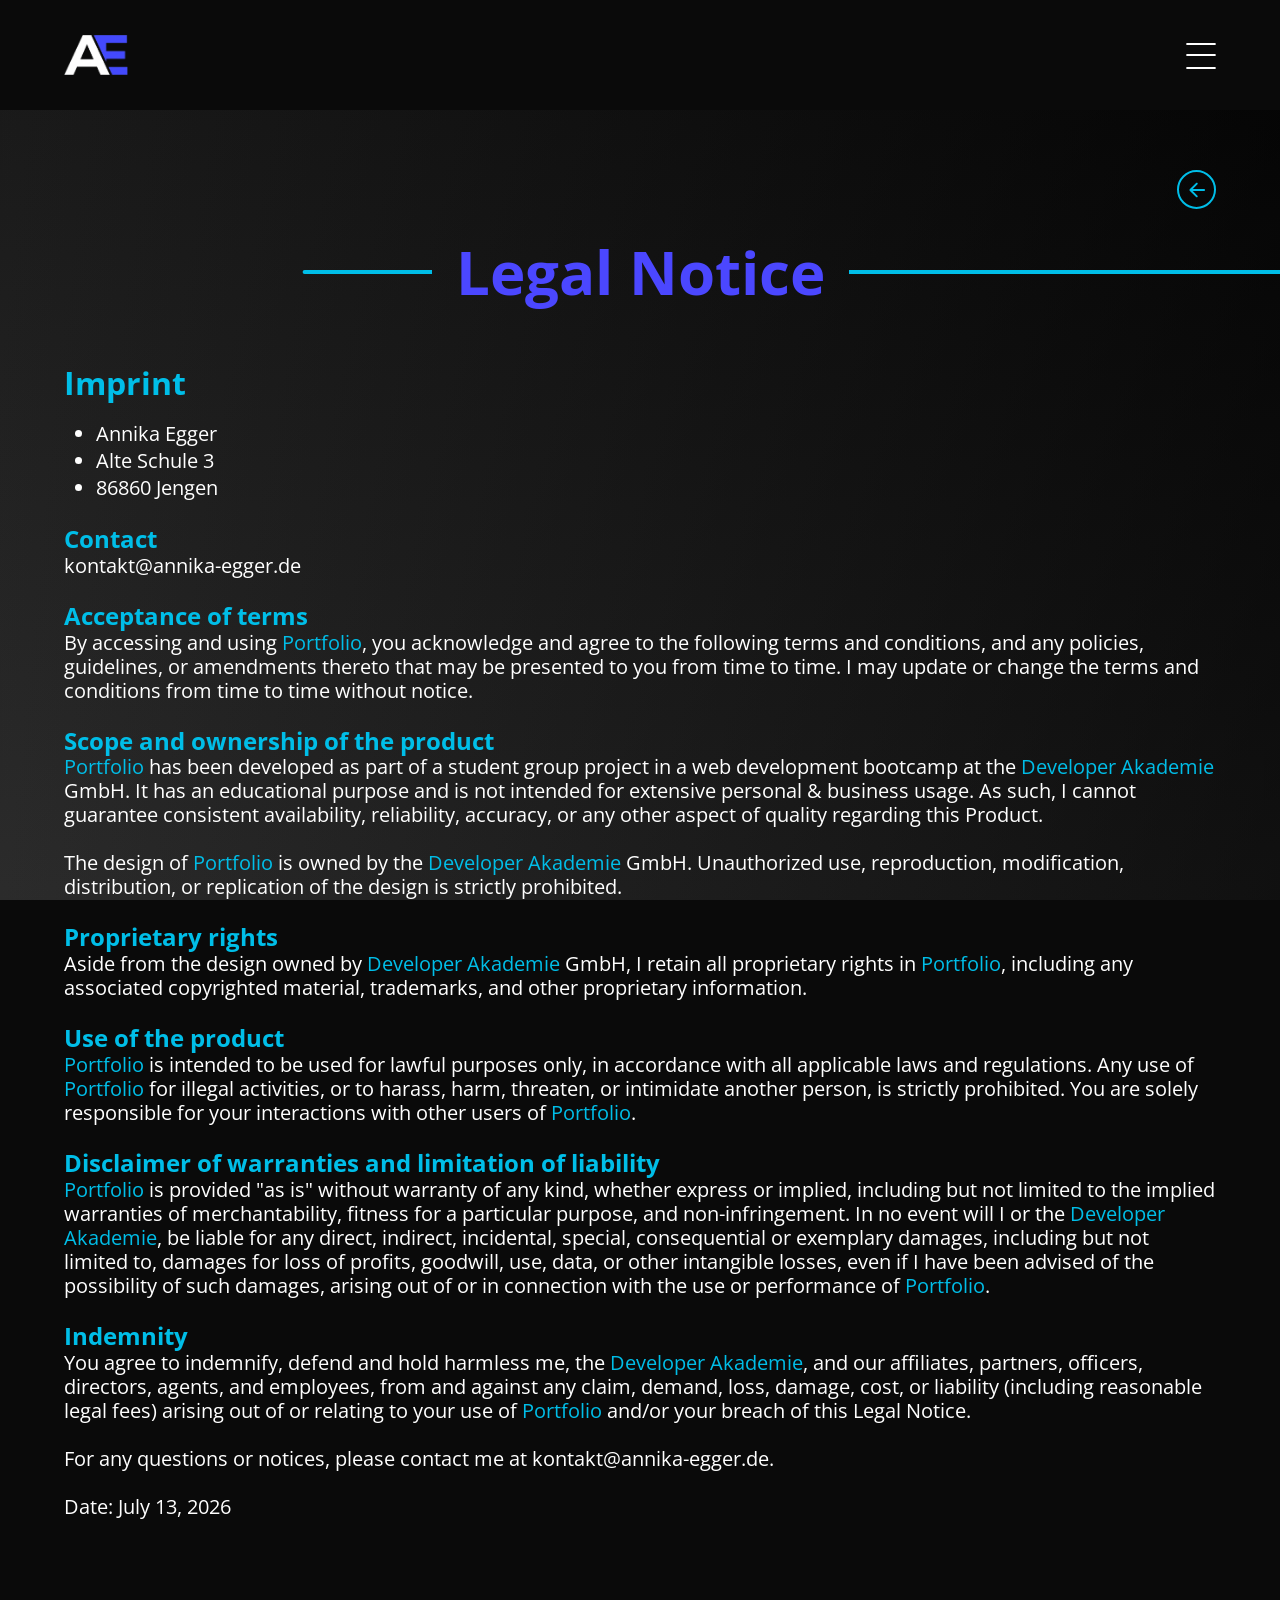
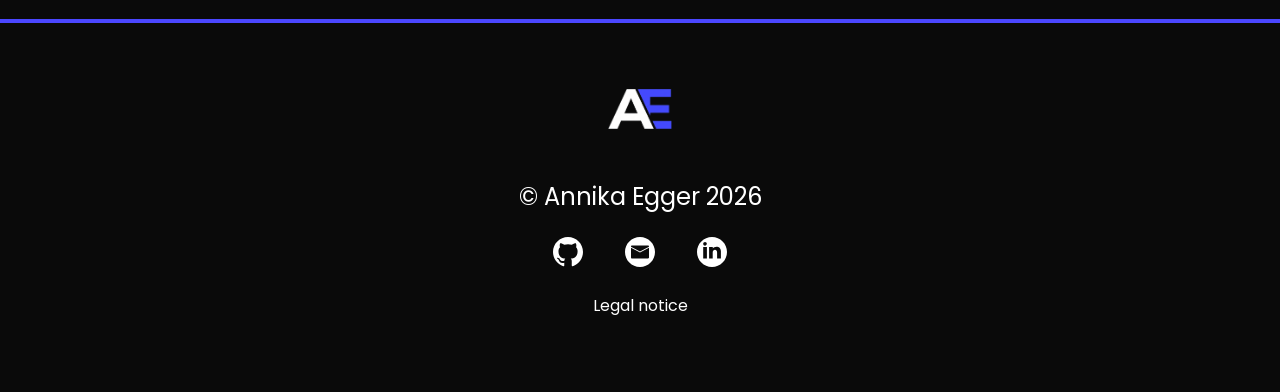
<file: legal-notice.html>
<!doctype html>
<html lang="en">
  <head>
    <meta charset="UTF-8" />
    <meta name="viewport" content="width=device-width, initial-scale=1.0" />
    <title>Annika Egger</title>

    <link
      rel="shortcut icon"
      href="./assets/img/logo-initials-square.png"
      type="image/x-icon"
    />

    <link rel="stylesheet" href="./styles/variables.css" />
    <link rel="stylesheet" href="./styles/standard.css" />
    <link rel="stylesheet" href="./styles/fonts.css" />
    <link rel="stylesheet" href="./styles/header.css" />
    <link rel="stylesheet" href="./styles/assets.css" />
    <link rel="stylesheet" href="./styles/legal.css" />

    <link rel="stylesheet" href="./style.css" />

    <script src="./scripts/data.js"></script>
    <script src="./scripts/language.js"></script>
    <script src="./scripts/navbars.js" defer></script>
    <script src="./scripts/legal-notice.js"></script>
    <script src="./script.js" defer></script>
  </head>
  <body onload="initLegalNotice()" class="body--legal">
    <header class="site-header">
      <div class="header-content">
        <a href="index.html" class="logo logo--header">
          <img
            class="logo-initials"
            src="./assets/img/logo-initials.png"
            alt="AE Logo"
          />
        </a>

        <div class="header-controls">
          <nav class="header-nav">
            <ul>
              <li>
                <a
                  class="header-link"
                  data-section="header"
                  data-key="about"
                  href="index.html#about-me-section"
                  id="header-about-me"
                  >About me</a
                >
              </li>
              <li>
                <a
                  class="header-link"
                  data-section="header"
                  data-key="skills"
                  href="index.html#my-skills-section"
                  id="header-skills"
                  >Skills</a
                >
              </li>
              <li>
                <a
                  class="header-link"
                  data-section="header"
                  data-key="portfolio"
                  href="index.html#portfolio-section"
                  id="header-portfolio"
                  >Portfolio</a
                >
              </li>
            </ul>
          </nav>

          <div class="language-switch">
            <button
              onclick="selectLanguage('german', 'legal-notice')"
              id="de-btn"
              class="btn btn-header btn-primary1--outline"
            >
              DE
            </button>
            <button
              onclick="selectLanguage('english', 'legal-notice')"
              id="en-btn"
              class="btn btn-header btn-primary1--outline"
            >
              EN
            </button>
          </div>
        </div>

        <div id="burger-menu-header" class="burger-menu-header">
          <input
            class="burger-menu-hidden-checkbox"
            type="checkbox"
            aria-label="Open Burger Menu"
            id="burger-menu-hidden-checkbox"
          />
          <div class="burger-menu-line burger-menu-line-1"></div>
          <div class="burger-menu-line burger-menu-line-2"></div>
          <div class="burger-menu-line burger-menu-line-3"></div>
        </div>
      </div>

      <div class="mobile-menu-wrapper">
        <nav class="mobile-menu">
          <ul>
            <li>
              <a
                onclick="selectSection()"
                class="link-mobile-menu"
                href="index.html#about-me-section"
                data-section="burger_menu"
                data-key="about"
                id="menu-about-me"
                >About me</a
              >
            </li>
            <li>
              <a
                class="link-mobile-menu"
                onclick="selectSection()"
                href="index.html#my-skills-section"
                data-section="burger_menu"
                data-key="skills"
                id="menu-my-skills"
                >My skills</a
              >
            </li>
            <li>
              <a
                class="link-mobile-menu"
                onclick="selectSection()"
                href="index.html#portfolio-section"
                data-section="burger_menu"
                data-key="portfolio"
                id="menu-portfolio"
                >Portfolio</a
              >
            </li>
            <li>
              <a
                class="link-mobile-menu"
                onclick="selectSection()"
                href="index.html#contact-section"
                data-section="burger_menu"
                data-key="contact"
                id="menu-contact"
                >Contact</a
              >
            </li>
            <li>
              <div class="language-btns-mobile">
                <button
                  id="en-btn--menu"
                  class="language-btn-mobile"
                  onclick="selectLanguage('english', 'legal-notice')"
                >
                  EN
                </button>
                <span> / </span>
                <button
                  id="de-btn--menu"
                  class="language-btn-mobile"
                  onclick="selectLanguage('german', 'legal-notice')"
                >
                  DE
                </button>
              </div>
            </li>
          </ul>
        </nav>
      </div>
    </header>

    <main>
      <div class="top-wrapper">
        <a href="./index.html" class="go-back-btn">
          <svg
            width="39"
            height="39"
            viewBox="0 0 39 39"
            fill="none"
            xmlns="http://www.w3.org/2000/svg"
          >
            <rect
              x="1"
              y="38"
              width="37"
              height="37"
              rx="18.5"
              transform="rotate(-90 1 38)"
              stroke="rgba(0, 190, 232, 1)"
              stroke-width="2"
            />
            <path
              d="M15.828 21L20.485 25.657C20.8755 26.0475 20.8755 26.6806 20.485 27.071C20.0945 27.4615 19.4615 27.4615 19.071 27.071L12.7071 20.7072C12.3166 20.3166 12.3166 19.6835 12.7071 19.2929L19.071 12.929C19.4615 12.5386 20.0945 12.5386 20.485 12.929C20.8755 13.3195 20.8755 13.9526 20.485 14.343L15.828 19L27 19C27.5523 19 28 19.4478 28 20C28 20.5523 27.5523 21 27 21L15.828 21Z"
              fill="rgba(0, 190, 232, 1)"
            />
          </svg>
        </a>

        <div class="headline-wrapper--legal">
          <svg
            class="legal-line-left"
            width="100"
            height="4"
            viewBox="0 0 100 4"
            preserveAspectRatio="none"
          >
            <line
              x1="2"
              y1="2"
              x2="100"
              y2="2"
              stroke-linecap="round"
              vector-effect="non-scaling-stroke"
            />
          </svg>

          <h1 class="legal-h1" id="legal-notice-h1">Legal Notice</h1>

          <svg
            class="legal-line-right"
            height="4"
            viewBox="0 0 100 4"
            preserveAspectRatio="none"
          >
            <line
              x1="0"
              y1="2"
              x2="100"
              y2="2"
              stroke-linecap="round"
              vector-effect="non-scaling-stroke"
            />
          </svg>
        </div>
      </div>

      <div class="content-wrapper" id="content-wrapper-legal-notice"></div>
    </main>

    <footer class="site-footer">
      <a href="index.html" class="logo logo--footer">
        <img
          class="logo-initials"
          src="./assets/img/logo-initials.png"
          alt="AE Logo"
        />
      </a>

      <p class="footer-copyright">© Annika Egger 2026</p>

      <div class="footer-social-btns">
        <a
          target="_blank"
          href="https://github.com/AnnikaEgger"
          class="social-btn"
        >
          <img src="./assets/icons/github.svg" alt="Github Logo" />
        </a>

        <a
          target="_blank"
          href="mailto:kontakt@annika-egger.de"
          class="social-btn"
        >
          <img src="./assets/icons/mail.svg" alt="Email Logo" />
        </a>

        <a
          target="_blank"
          href="https://www.linkedin.com/in/annika-egger-705230406/"
          class="social-btn"
        >
          <img src="./assets/icons/linkedin.svg" alt="LinkedIn Logo" />
        </a>
      </div>

      <a
        class="legal-notice-footer"
        href="#"
        data-section="footer"
        data-key="legal_notice"
        >Legal Notice</a
      >
    </footer>
  </body>
</html>
</file>
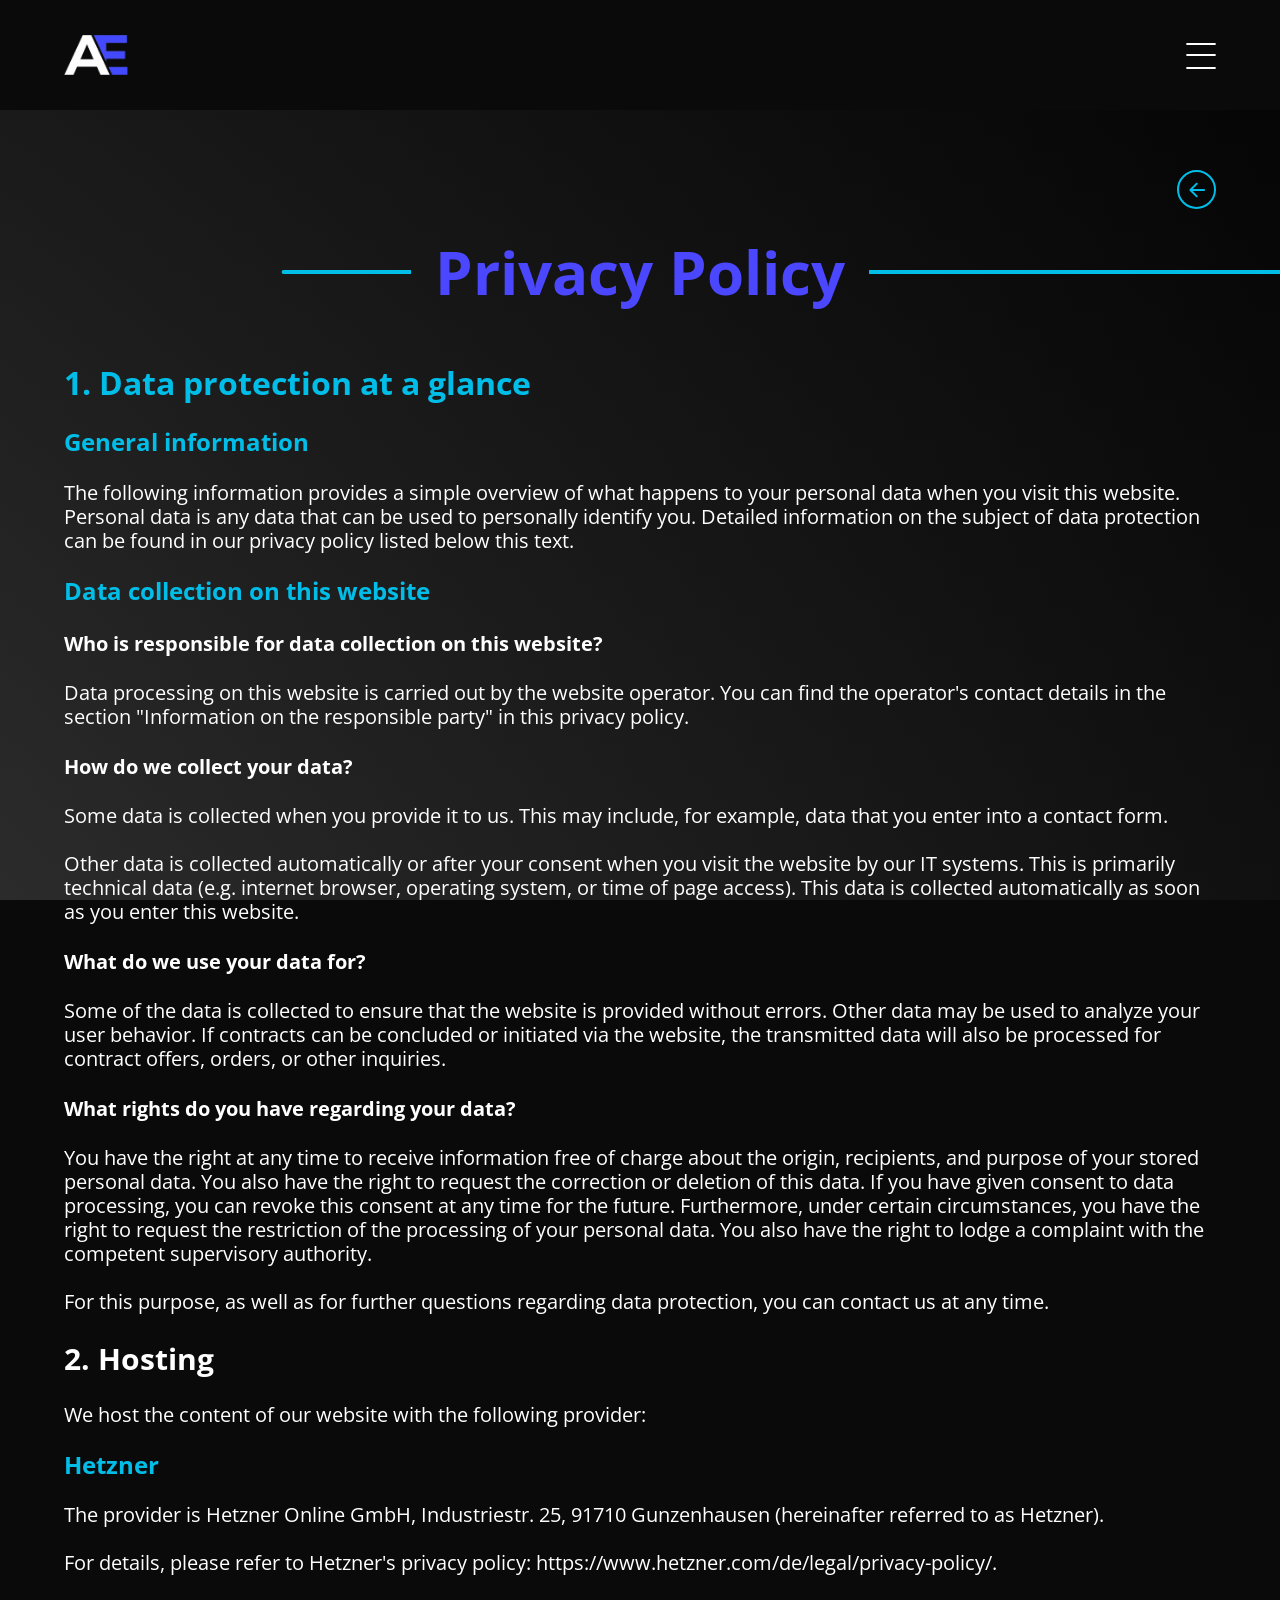
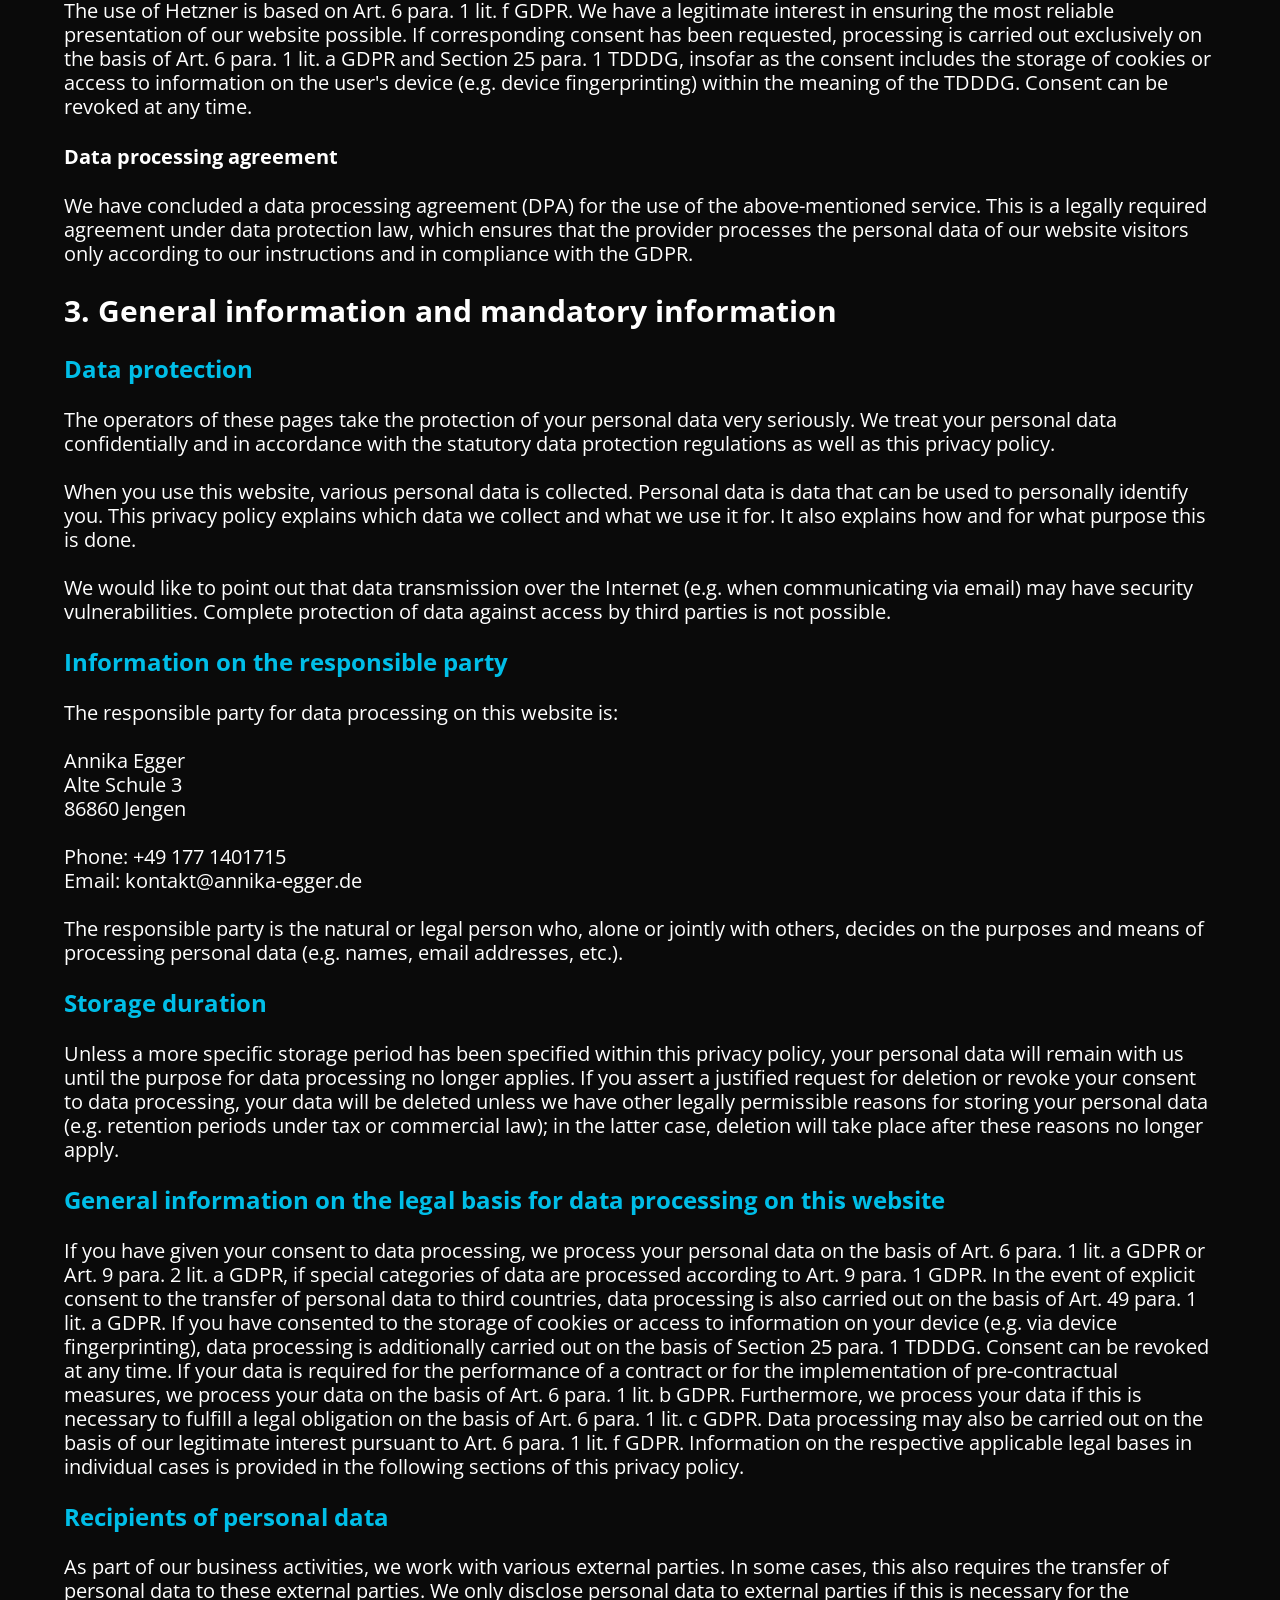
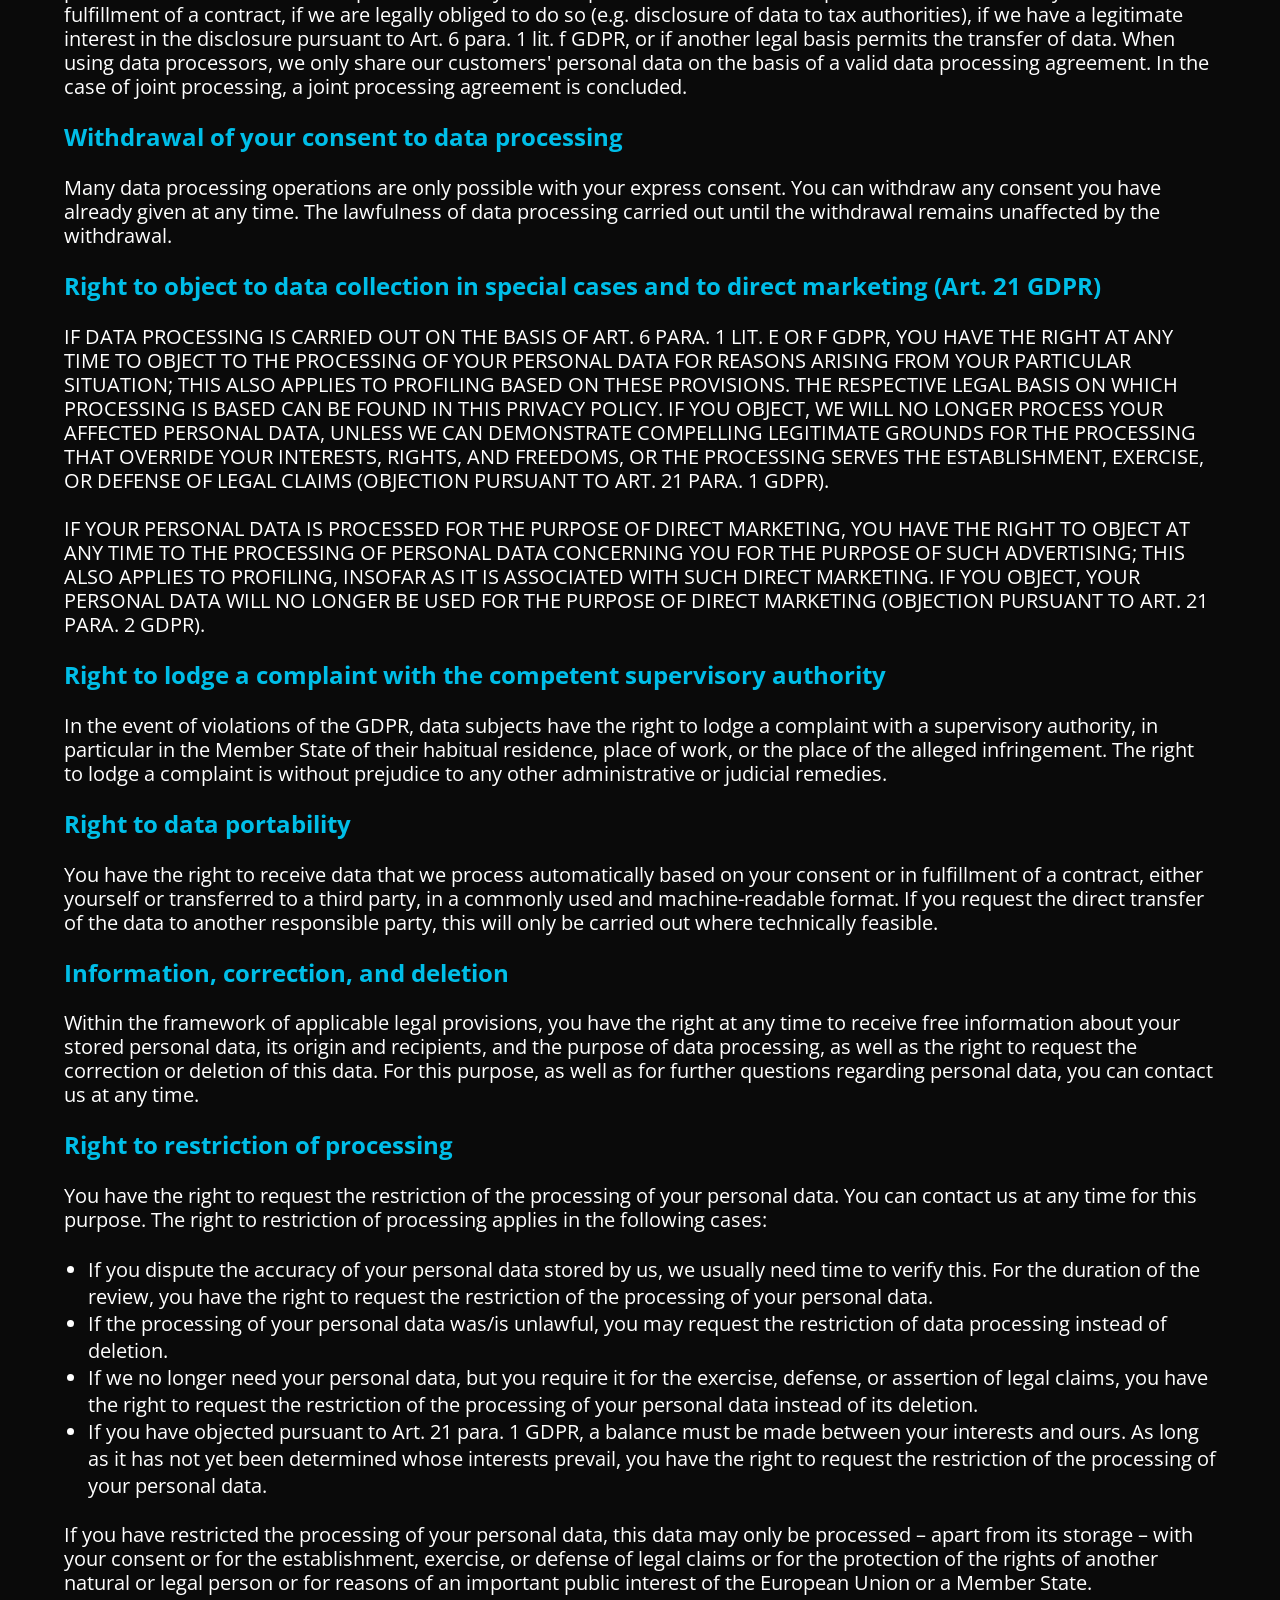
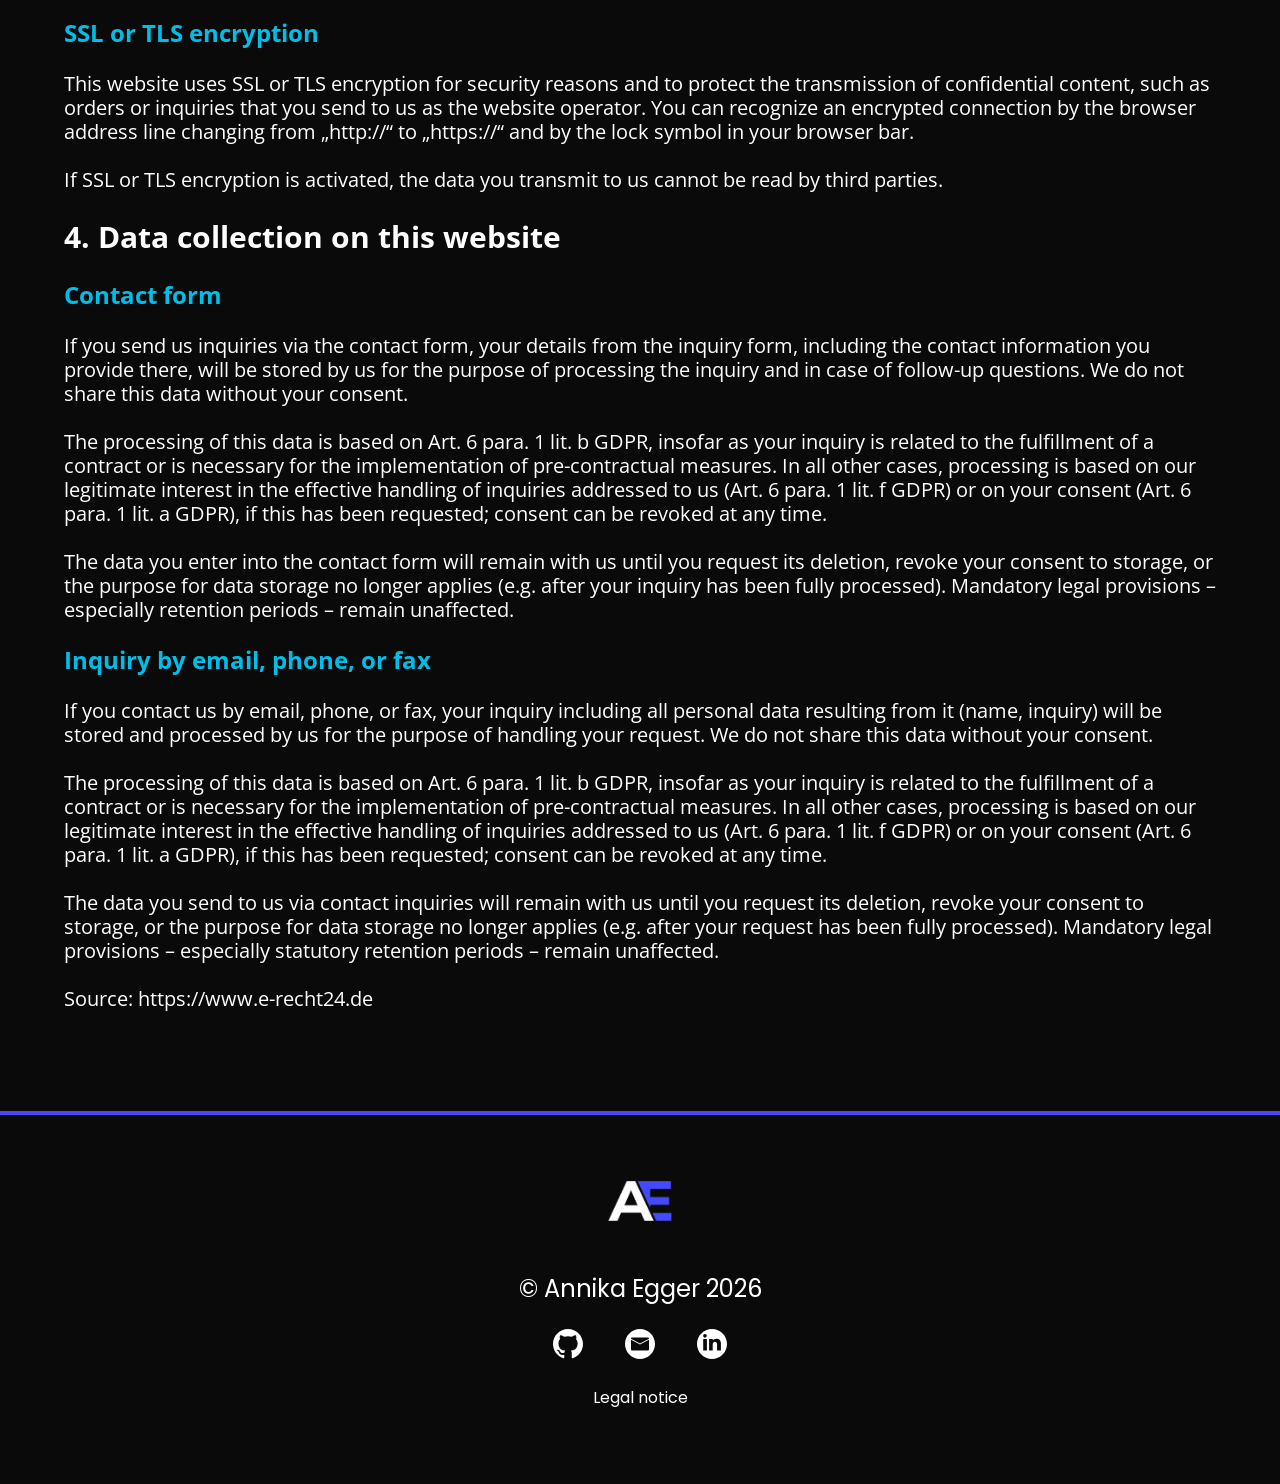
<file: privacy-policy.html>
<!doctype html>
<html lang="en">
  <head>
    <meta charset="UTF-8" />
    <meta name="viewport" content="width=device-width, initial-scale=1.0" />
    <title>Annika Egger</title>

    <link
      rel="shortcut icon"
      href="./assets/img/logo-initials-square.png"
      type="image/x-icon"
    />

    <link rel="stylesheet" href="./styles/variables.css" />
    <link rel="stylesheet" href="./styles/standard.css" />
    <link rel="stylesheet" href="./styles/fonts.css" />
    <link rel="stylesheet" href="./styles/header.css" />
    <link rel="stylesheet" href="./styles/assets.css" />
    <link rel="stylesheet" href="./styles/legal.css" />

    <link rel="stylesheet" href="./style.css" />

    <script src="./scripts/data.js"></script>
    <script src="./scripts/language.js"></script>
    <script src="./scripts/navbars.js" defer></script>
    <script src="./scripts/privacy-policy-english-html.js"></script>
    <script src="./scripts/privacy-policy-german-html.js"></script>
    <script src="./script.js" defer></script>
  </head>
  <body onload="initPrivacyPolicy()" class="body--legal">
    <header class="site-header">
      <div class="header-content">
        <a href="index.html" class="logo logo--header">
          <img
            class="logo-initials"
            src="./assets/img/logo-initials.png"
            alt="AE Logo"
          />
        </a>

        <div class="header-controls">
          <nav class="header-nav">
            <ul>
              <li>
                <a
                  class="header-link"
                  data-section="header"
                  data-key="about"
                  href="index.html#about-me-section"
                  id="header-about-me"
                  >About me</a
                >
              </li>
              <li>
                <a
                  class="header-link"
                  data-section="header"
                  data-key="skills"
                  href="index.html#my-skills-section"
                  id="header-skills"
                  >Skills</a
                >
              </li>
              <li>
                <a
                  class="header-link"
                  data-section="header"
                  data-key="portfolio"
                  href="index.html#portfolio-section"
                  id="header-portfolio"
                  >Portfolio</a
                >
              </li>
            </ul>
          </nav>

          <div class="language-switch">
            <button
              onclick="selectLanguage('german', 'privacy-policy')"
              id="de-btn"
              class="btn btn-header btn-primary1--outline"
            >
              DE
            </button>
            <button
              onclick="selectLanguage('english', 'privacy-policy')"
              id="en-btn"
              class="btn btn-header btn-primary1--outline"
            >
              EN
            </button>
          </div>
        </div>

        <div id="burger-menu-header" class="burger-menu-header">
          <input
            class="burger-menu-hidden-checkbox"
            type="checkbox"
            aria-label="Open Burger Menu"
            id="burger-menu-hidden-checkbox"
          />
          <div class="burger-menu-line burger-menu-line-1"></div>
          <div class="burger-menu-line burger-menu-line-2"></div>
          <div class="burger-menu-line burger-menu-line-3"></div>
        </div>
      </div>

      <div class="mobile-menu-wrapper">
        <nav class="mobile-menu">
          <ul>
            <li>
              <a
                onclick="selectSection()"
                class="link-mobile-menu"
                href="index.html#about-me-section"
                data-section="burger_menu"
                data-key="about"
                id="menu-about-me"
                >About me</a
              >
            </li>
            <li>
              <a
                class="link-mobile-menu"
                onclick="selectSection()"
                href="index.html#my-skills-section"
                data-section="burger_menu"
                data-key="skills"
                id="menu-my-skills"
                >My skills</a
              >
            </li>
            <li>
              <a
                class="link-mobile-menu"
                onclick="selectSection()"
                href="index.html#portfolio-section"
                data-section="burger_menu"
                data-key="portfolio"
                id="menu-portfolio"
                >Portfolio</a
              >
            </li>
            <li>
              <a
                class="link-mobile-menu"
                onclick="selectSection()"
                href="index.html#contact-section"
                data-section="burger_menu"
                data-key="contact"
                id="menu-contact"
                >Contact</a
              >
            </li>
            <li>
              <div class="language-btns-mobile">
                <button
                  id="en-btn--menu"
                  class="language-btn-mobile"
                  onclick="selectLanguage('english', 'privacy-policy')"
                >
                  EN
                </button>
                <span> / </span>
                <button
                  id="de-btn--menu"
                  class="language-btn-mobile"
                  onclick="selectLanguage('german', 'privacy-policy')"
                >
                  DE
                </button>
              </div>
            </li>
          </ul>
        </nav>
      </div>
    </header>

    <main>
      <div class="top-wrapper">
        <a href="./index.html" class="go-back-btn">
          <svg
            width="39"
            height="39"
            viewBox="0 0 39 39"
            fill="none"
            xmlns="http://www.w3.org/2000/svg"
          >
            <rect
              x="1"
              y="38"
              width="37"
              height="37"
              rx="18.5"
              transform="rotate(-90 1 38)"
              stroke="rgba(0, 190, 232, 1)"
              stroke-width="2"
            />
            <path
              d="M15.828 21L20.485 25.657C20.8755 26.0475 20.8755 26.6806 20.485 27.071C20.0945 27.4615 19.4615 27.4615 19.071 27.071L12.7071 20.7072C12.3166 20.3166 12.3166 19.6835 12.7071 19.2929L19.071 12.929C19.4615 12.5386 20.0945 12.5386 20.485 12.929C20.8755 13.3195 20.8755 13.9526 20.485 14.343L15.828 19L27 19C27.5523 19 28 19.4478 28 20C28 20.5523 27.5523 21 27 21L15.828 21Z"
              fill="rgba(0, 190, 232, 1)"
            />
          </svg>
        </a>

        <div class="headline-wrapper--legal">
          <svg
            class="legal-line-left"
            width="100"
            height="4"
            viewBox="0 0 100 4"
            preserveAspectRatio="none"
          >
            <line
              x1="2"
              y1="2"
              x2="100"
              y2="2"
              stroke-linecap="round"
              vector-effect="non-scaling-stroke"
            />
          </svg>

          <h1 class="legal-h1" id="privacy-policy-h1">Privacy Policy</h1>

          <svg
            class="legal-line-right"
            height="4"
            viewBox="0 0 100 4"
            preserveAspectRatio="none"
          >
            <line
              x1="0"
              y1="2"
              x2="100"
              y2="2"
              stroke-linecap="round"
              vector-effect="non-scaling-stroke"
            />
          </svg>
        </div>
      </div>

      <div class="content-wrapper" id="content-wrapper-privacy-policy"></div>
    </main>

    <footer class="site-footer">
      <a href="index.html" class="logo logo--footer">
        <img
          class="logo-initials"
          src="./assets/img/logo-initials.png"
          alt="AE Logo"
        />
      </a>

      <p class="footer-copyright">© Annika Egger 2026</p>

      <div class="footer-social-btns">
        <a
          target="_blank"
          href="https://github.com/AnnikaEgger"
          class="social-btn"
        >
          <img src="./assets/icons/github.svg" alt="Github Logo" />
        </a>

        <a
          target="_blank"
          href="mailto:kontakt@annika-egger.de"
          class="social-btn"
        >
          <img src="./assets/icons/mail.svg" alt="Email Logo" />
        </a>

        <a
          target="_blank"
          href="https://www.linkedin.com/in/annika-egger-705230406/"
          class="social-btn"
        >
          <img src="./assets/icons/linkedin.svg" alt="LinkedIn Logo" />
        </a>
      </div>

      <a
        class="legal-notice-footer"
        href="./legal-notice.html"
        data-section="footer"
        data-key="legal_notice"
        >Legal Notice</a
      >
    </footer>
  </body>
</html>
</file>
<file: styles/variables.css>
:root {
  --color-primary1: rgb(75, 71, 255);
  --color-primary2: rgba(0, 190, 232, 1);
  --color-bg-dark: black;
  --color-bg-medium: rgba(26, 39, 67, 1);
  --color-bg-soft: rgba(39, 51, 75, 1);
  --color-text-primary: white;
  --color-invalid: rgba(230, 28, 64, 1);
  --color-valid: rgba(112, 230, 28, 1);
}

:root {
  --transition-press-default: 100ms ease-in;
  --transition-hover-default: 100ms ease-in-out;
  --transition-hover-long: 300ms ease-in-out;
  --transition-slide-in: transform 0.3s ease;
  --box-shadow-btn: 4px 4px 4px 0px rgba(0, 0, 0, 0.25);
}

:root {
  --padding-lr: 100px;
  --content-limitation-lr: max(calc(50dvw - 720px), var(--padding-lr));
  --margin-bottom-h2: 40px;
  --margin-bottom-section: 180px;

  --space-xs: 8px;
  --space-s: 16px;
  --space-m: 24px;
  --space-l: 32px;
  --space-xl: 48px;
  --space-xxl: 64px;
}

@media screen and (max-width: 1280px) {
  :root {
    --padding-lr: 64px;
    --margin-bottom-h2: 32px;
    --margin-bottom-section: 100px;

    --space-s: 8px;
    --space-m: 16px;
    --space-l: 24px;
    --space-xl: 32px;
    --space-xxl: 48px;
  }
}

@media screen and (max-width: 768px) {
  :root {
    --padding-lr: 24px;
    --margin-bottom-h2: 32px;
    --margin-bottom-section: 64px;

    --space-xl: 24px;
  }
}

@media screen and (max-width: 480px) {
  :root {
    --padding-lr: 16px;
    --margin-bottom-h2: 32px;
    --margin-bottom-section: 64px;

    --space-xl: 16px;
  }
}
</file>
<file: styles/standard.css>
* {
  margin: 0;
  box-sizing: border-box;
  scroll-behavior: smooth;

  padding: 0;
  margin: 0;
}

a {
  text-decoration: none;
  color: inherit;
}
</file>
<file: styles/fonts.css>
/* #region poppins */

/* poppins-100 - latin */
@font-face {
  font-display: swap; /* Check https://developer.mozilla.org/en-US/docs/Web/CSS/@font-face/font-display for other options. */
  font-family: "Poppins";
  font-style: normal;
  font-weight: 100;
  src: url("../assets/fonts/poppins-v24-latin-100.woff2") format("woff2"); /* Chrome 36+, Opera 23+, Firefox 39+, Safari 12+, iOS 10+ */
}
/* poppins-100italic - latin */
@font-face {
  font-display: swap; /* Check https://developer.mozilla.org/en-US/docs/Web/CSS/@font-face/font-display for other options. */
  font-family: "Poppins";
  font-style: italic;
  font-weight: 100;
  src: url("../assets/fonts/poppins-v24-latin-100italic.woff2") format("woff2"); /* Chrome 36+, Opera 23+, Firefox 39+, Safari 12+, iOS 10+ */
}
/* poppins-200 - latin */
@font-face {
  font-display: swap; /* Check https://developer.mozilla.org/en-US/docs/Web/CSS/@font-face/font-display for other options. */
  font-family: "Poppins";
  font-style: normal;
  font-weight: 200;
  src: url("../assets/fonts/poppins-v24-latin-200.woff2") format("woff2"); /* Chrome 36+, Opera 23+, Firefox 39+, Safari 12+, iOS 10+ */
}
/* poppins-200italic - latin */
@font-face {
  font-display: swap; /* Check https://developer.mozilla.org/en-US/docs/Web/CSS/@font-face/font-display for other options. */
  font-family: "Poppins";
  font-style: italic;
  font-weight: 200;
  src: url("../assets/fonts/poppins-v24-latin-200italic.woff2") format("woff2"); /* Chrome 36+, Opera 23+, Firefox 39+, Safari 12+, iOS 10+ */
}
/* poppins-300 - latin */
@font-face {
  font-display: swap; /* Check https://developer.mozilla.org/en-US/docs/Web/CSS/@font-face/font-display for other options. */
  font-family: "Poppins";
  font-style: normal;
  font-weight: 300;
  src: url("../assets/fonts/poppins-v24-latin-300.woff2") format("woff2"); /* Chrome 36+, Opera 23+, Firefox 39+, Safari 12+, iOS 10+ */
}
/* poppins-300italic - latin */
@font-face {
  font-display: swap; /* Check https://developer.mozilla.org/en-US/docs/Web/CSS/@font-face/font-display for other options. */
  font-family: "Poppins";
  font-style: italic;
  font-weight: 300;
  src: url("../assets/fonts/poppins-v24-latin-300italic.woff2") format("woff2"); /* Chrome 36+, Opera 23+, Firefox 39+, Safari 12+, iOS 10+ */
}
/* poppins-regular - latin */
@font-face {
  font-display: swap; /* Check https://developer.mozilla.org/en-US/docs/Web/CSS/@font-face/font-display for other options. */
  font-family: "Poppins";
  font-style: normal;
  font-weight: 400;
  src: url("../assets/fonts/poppins-v24-latin-regular.woff2") format("woff2"); /* Chrome 36+, Opera 23+, Firefox 39+, Safari 12+, iOS 10+ */
}
/* poppins-italic - latin */
@font-face {
  font-display: swap; /* Check https://developer.mozilla.org/en-US/docs/Web/CSS/@font-face/font-display for other options. */
  font-family: "Poppins";
  font-style: italic;
  font-weight: 400;
  src: url("../assets/fonts/poppins-v24-latin-italic.woff2") format("woff2"); /* Chrome 36+, Opera 23+, Firefox 39+, Safari 12+, iOS 10+ */
}
/* poppins-500 - latin */
@font-face {
  font-display: swap; /* Check https://developer.mozilla.org/en-US/docs/Web/CSS/@font-face/font-display for other options. */
  font-family: "Poppins";
  font-style: normal;
  font-weight: 500;
  src: url("../assets/fonts/poppins-v24-latin-500.woff2") format("woff2"); /* Chrome 36+, Opera 23+, Firefox 39+, Safari 12+, iOS 10+ */
}
/* poppins-500italic - latin */
@font-face {
  font-display: swap; /* Check https://developer.mozilla.org/en-US/docs/Web/CSS/@font-face/font-display for other options. */
  font-family: "Poppins";
  font-style: italic;
  font-weight: 500;
  src: url("../assets/fonts/poppins-v24-latin-500italic.woff2") format("woff2"); /* Chrome 36+, Opera 23+, Firefox 39+, Safari 12+, iOS 10+ */
}
/* poppins-600 - latin */
@font-face {
  font-display: swap; /* Check https://developer.mozilla.org/en-US/docs/Web/CSS/@font-face/font-display for other options. */
  font-family: "Poppins";
  font-style: normal;
  font-weight: 600;
  src: url("../assets/fonts/poppins-v24-latin-600.woff2") format("woff2"); /* Chrome 36+, Opera 23+, Firefox 39+, Safari 12+, iOS 10+ */
}
/* poppins-600italic - latin */
@font-face {
  font-display: swap; /* Check https://developer.mozilla.org/en-US/docs/Web/CSS/@font-face/font-display for other options. */
  font-family: "Poppins";
  font-style: italic;
  font-weight: 600;
  src: url("../assets/fonts/poppins-v24-latin-600italic.woff2") format("woff2"); /* Chrome 36+, Opera 23+, Firefox 39+, Safari 12+, iOS 10+ */
}
/* poppins-700 - latin */
@font-face {
  font-display: swap; /* Check https://developer.mozilla.org/en-US/docs/Web/CSS/@font-face/font-display for other options. */
  font-family: "Poppins";
  font-style: normal;
  font-weight: 700;
  src: url("../assets/fonts/poppins-v24-latin-700.woff2") format("woff2"); /* Chrome 36+, Opera 23+, Firefox 39+, Safari 12+, iOS 10+ */
}
/* poppins-700italic - latin */
@font-face {
  font-display: swap; /* Check https://developer.mozilla.org/en-US/docs/Web/CSS/@font-face/font-display for other options. */
  font-family: "Poppins";
  font-style: italic;
  font-weight: 700;
  src: url("../assets/fonts/poppins-v24-latin-700italic.woff2") format("woff2"); /* Chrome 36+, Opera 23+, Firefox 39+, Safari 12+, iOS 10+ */
}
/* poppins-800 - latin */
@font-face {
  font-display: swap; /* Check https://developer.mozilla.org/en-US/docs/Web/CSS/@font-face/font-display for other options. */
  font-family: "Poppins";
  font-style: normal;
  font-weight: 800;
  src: url("../assets/fonts/poppins-v24-latin-800.woff2") format("woff2"); /* Chrome 36+, Opera 23+, Firefox 39+, Safari 12+, iOS 10+ */
}
/* poppins-800italic - latin */
@font-face {
  font-display: swap; /* Check https://developer.mozilla.org/en-US/docs/Web/CSS/@font-face/font-display for other options. */
  font-family: "Poppins";
  font-style: italic;
  font-weight: 800;
  src: url("../assets/fonts/poppins-v24-latin-800italic.woff2") format("woff2"); /* Chrome 36+, Opera 23+, Firefox 39+, Safari 12+, iOS 10+ */
}
/* poppins-900 - latin */
@font-face {
  font-display: swap; /* Check https://developer.mozilla.org/en-US/docs/Web/CSS/@font-face/font-display for other options. */
  font-family: "Poppins";
  font-style: normal;
  font-weight: 900;
  src: url("../assets/fonts/poppins-v24-latin-900.woff2") format("woff2"); /* Chrome 36+, Opera 23+, Firefox 39+, Safari 12+, iOS 10+ */
}
/* poppins-900italic - latin */
@font-face {
  font-display: swap; /* Check https://developer.mozilla.org/en-US/docs/Web/CSS/@font-face/font-display for other options. */
  font-family: "Poppins";
  font-style: italic;
  font-weight: 900;
  src: url("../assets/fonts/poppins-v24-latin-900italic.woff2") format("woff2"); /* Chrome 36+, Opera 23+, Firefox 39+, Safari 12+, iOS 10+ */
}

/* #endregion */

/* #region open sans */
/* open-sans-300 - latin */
@font-face {
  font-display: swap; /* Check https://developer.mozilla.org/en-US/docs/Web/CSS/@font-face/font-display for other options. */
  font-family: "Open Sans";
  font-style: normal;
  font-weight: 300;
  src: url("../assets/fonts/open-sans-v44-latin-300.woff2") format("woff2"); /* Chrome 36+, Opera 23+, Firefox 39+, Safari 12+, iOS 10+ */
}
/* open-sans-300italic - latin */
@font-face {
  font-display: swap; /* Check https://developer.mozilla.org/en-US/docs/Web/CSS/@font-face/font-display for other options. */
  font-family: "Open Sans";
  font-style: italic;
  font-weight: 300;
  src: url("../assets/fonts/open-sans-v44-latin-300italic.woff2")
    format("woff2"); /* Chrome 36+, Opera 23+, Firefox 39+, Safari 12+, iOS 10+ */
}
/* open-sans-regular - latin */
@font-face {
  font-display: swap; /* Check https://developer.mozilla.org/en-US/docs/Web/CSS/@font-face/font-display for other options. */
  font-family: "Open Sans";
  font-style: normal;
  font-weight: 400;
  src: url("../assets/fonts/open-sans-v44-latin-regular.woff2") format("woff2"); /* Chrome 36+, Opera 23+, Firefox 39+, Safari 12+, iOS 10+ */
}
/* open-sans-italic - latin */
@font-face {
  font-display: swap; /* Check https://developer.mozilla.org/en-US/docs/Web/CSS/@font-face/font-display for other options. */
  font-family: "Open Sans";
  font-style: italic;
  font-weight: 400;
  src: url("../assets/fonts/open-sans-v44-latin-italic.woff2") format("woff2"); /* Chrome 36+, Opera 23+, Firefox 39+, Safari 12+, iOS 10+ */
}
/* open-sans-500 - latin */
@font-face {
  font-display: swap; /* Check https://developer.mozilla.org/en-US/docs/Web/CSS/@font-face/font-display for other options. */
  font-family: "Open Sans";
  font-style: normal;
  font-weight: 500;
  src: url("../assets/fonts/open-sans-v44-latin-500.woff2") format("woff2"); /* Chrome 36+, Opera 23+, Firefox 39+, Safari 12+, iOS 10+ */
}
/* open-sans-500italic - latin */
@font-face {
  font-display: swap; /* Check https://developer.mozilla.org/en-US/docs/Web/CSS/@font-face/font-display for other options. */
  font-family: "Open Sans";
  font-style: italic;
  font-weight: 500;
  src: url("../assets/fonts/open-sans-v44-latin-500italic.woff2")
    format("woff2"); /* Chrome 36+, Opera 23+, Firefox 39+, Safari 12+, iOS 10+ */
}
/* open-sans-600 - latin */
@font-face {
  font-display: swap; /* Check https://developer.mozilla.org/en-US/docs/Web/CSS/@font-face/font-display for other options. */
  font-family: "Open Sans";
  font-style: normal;
  font-weight: 600;
  src: url("../assets/fonts/open-sans-v44-latin-600.woff2") format("woff2"); /* Chrome 36+, Opera 23+, Firefox 39+, Safari 12+, iOS 10+ */
}
/* open-sans-600italic - latin */
@font-face {
  font-display: swap; /* Check https://developer.mozilla.org/en-US/docs/Web/CSS/@font-face/font-display for other options. */
  font-family: "Open Sans";
  font-style: italic;
  font-weight: 600;
  src: url("../assets/fonts/open-sans-v44-latin-600italic.woff2")
    format("woff2"); /* Chrome 36+, Opera 23+, Firefox 39+, Safari 12+, iOS 10+ */
}
/* open-sans-700 - latin */
@font-face {
  font-display: swap; /* Check https://developer.mozilla.org/en-US/docs/Web/CSS/@font-face/font-display for other options. */
  font-family: "Open Sans";
  font-style: normal;
  font-weight: 700;
  src: url("../assets/fonts/open-sans-v44-latin-700.woff2") format("woff2"); /* Chrome 36+, Opera 23+, Firefox 39+, Safari 12+, iOS 10+ */
}
/* open-sans-700italic - latin */
@font-face {
  font-display: swap; /* Check https://developer.mozilla.org/en-US/docs/Web/CSS/@font-face/font-display for other options. */
  font-family: "Open Sans";
  font-style: italic;
  font-weight: 700;
  src: url("../assets/fonts/open-sans-v44-latin-700italic.woff2")
    format("woff2"); /* Chrome 36+, Opera 23+, Firefox 39+, Safari 12+, iOS 10+ */
}
/* open-sans-800 - latin */
@font-face {
  font-display: swap; /* Check https://developer.mozilla.org/en-US/docs/Web/CSS/@font-face/font-display for other options. */
  font-family: "Open Sans";
  font-style: normal;
  font-weight: 800;
  src: url("../assets/fonts/open-sans-v44-latin-800.woff2") format("woff2"); /* Chrome 36+, Opera 23+, Firefox 39+, Safari 12+, iOS 10+ */
}
/* open-sans-800italic - latin */
@font-face {
  font-display: swap; /* Check https://developer.mozilla.org/en-US/docs/Web/CSS/@font-face/font-display for other options. */
  font-family: "Open Sans";
  font-style: italic;
  font-weight: 800;
  src: url("../assets/fonts/open-sans-v44-latin-800italic.woff2")
    format("woff2"); /* Chrome 36+, Opera 23+, Firefox 39+, Safari 12+, iOS 10+ */
}

/* #endregion */
</file>
<file: styles/assets.css>
/* #region buttons */

button {
  transition: var(--transition-hover-default);
  background: none;
  border: none;
  padding: 0;
  margin: 0;
  cursor: pointer;
  -webkit-appearance: none;
  appearance: none;
  outline: inherit;
}

button:focus-visible {
  outline: 2px solid black;
  outline-offset: 2px;
}

.btn {
  border-radius: 10px;
}

button:hover {
  transition: var(--transition-hover-default);
}

.btn-main {
  padding: 15px 30px;
  font-size: 24px;
}

.btn-primary1--filled {
  color: var(--color-text-primary);
  background-color: var(--color-primary1);
}

.btn-main.btn-primary1--filled {
  box-shadow: var(--box-shadow-btn);
  margin: 5px 10px;
}

.btn-main.btn-primary1--filled:not(.disabled):hover {
  background-color: var(--color-primary2);

  padding: 20px 40px 20px 40px;
  margin: 0;
}

.btn-main.btn-primary1--filled:not(.disabled):active {
  background-color: white;
  color: black;
  padding: 15px 30px;
  margin: 5px 10px;
}

.btn-primary1--outline {
  color: var(--color-text-primary);
  border: 1px solid var(--color-primary1);
}

.btn-main.btn-primary1--outline:hover {
  background-color: var(--color-primary1);
}

.btn-main.btn-primary1--outline:active {
  background-color: white;
  color: var(--color-primary2);
}

.btn-primary2--filled {
  color: var(--color-text-primary);
  background-color: var(--color-primary2);
}

.btn-main.btn-primary2--filled:hover {
  background-color: var(--color-primary1);
}

.btn-header {
  height: 32px;
  width: 38px;
  text-align: center;
  font-size: 18px;
  line-height: 1;
  transition: background-color var(--transition-hover-default);
}

.btn-header.btn-primary1--filled {
  font-weight: 700;
}

.btn-header.btn-primary1--outline:hover {
  border-color: var(--color-primary2);
  background-color: var(--color-primary2);
}

.btn-header.btn-primary1--outline:active {
  background-color: white;
  border-color: white;
  color: var(--color-primary2);
}

.btn-header:focus {
  outline: 1px solid white;
}

.social-btn {
  display: flex;
}

.social-btn:hover {
  transform: scale(1.33);
}

/* #endregion */

/* #region links */

a {
  transition: var(--transition-hover-default);
}

a:hover {
  transition: var(--transition-hover-default);
}

/* #endregion */

/* #region custom checkbox */

.checkbox-container {
  display: flex;
  align-items: center;
  justify-content: center;
  width: 24px;
  height: 24px;
  background-image: url(../assets/icons/check_box_outline_blank.svg);
  background-repeat: no-repeat;
  background-position: center;
  border-radius: 50%;
}

.checkbox-container:hover {
  background-color: rgba(24, 55, 113, 1);
}

.checkbox-container:has(input[type="checkbox"]:checked) {
  background: url(../assets/icons/check_box.svg) no-repeat center;
}

.checkbox-container:hover:has(input[type="checkbox"]:checked) {
  background: rgba(24, 55, 113, 1) url(../assets/icons/check_box.svg) no-repeat
    center;
}

.checkbox {
  appearance: none;
  width: 24px;
  height: 24px;
}

/* #endregion */

/* #region responsive */

@media screen and (max-width: 1280px) {
  .btn-main.btn-primary1--filled {
    font-size: 16px;
  }
}

@media screen and (max-width: 480px) {
  .btn-main {
    font-size: 20px;
    padding: 8px 16px;
  }

  .btn-main.btn-primary1--filled:not(.disabled):hover {
    padding: 12px 24px;
  }

  .btn-main.btn-primary1--filled {
    margin: 4px 8px;
  }
}

/* #endregion */
</file>
<file: styles/header.css>
/* #region header */

:root {
  --header-height: 110px;
}

.site-header {
  position: sticky;
  top: 0;
  z-index: 998;
  display: flex;
  justify-content: space-between;
  align-items: center;

  padding: 0 var(--content-limitation-lr);

  width: 100%;

  height: var(--header-height);
  background-color: rgb(10, 10, 10);
}

.header-content {
  display: flex;
  justify-content: space-between;
  align-items: center;
  width: 100%;
  z-index: 999;
}

.logo-initials {
  height: 40px;
}

.logo {
  display: flex;
  gap: 8px;
}

.logo-name--header .letter,
.logo-name--header .bracket {
  font-size: 36px;
}

.letter {
  font-weight: 700;
}

.bracket {
  font-weight: 500;
}

.letter-colored1 {
  color: var(--color-primary1);
}

.letter-colored2 {
  color: var(--color-primary2);
}

.header-controls {
  display: flex;
  gap: 100px;
}

.header-nav ul {
  display: flex;
  gap: 30px;
  list-style: none;
}

.header-nav {
  font-size: 24px;
}

.header-active {
  position: relative;
  color: var(--color-primary1);
}

.header-active::after {
  content: "";
  position: absolute;
  left: 0;
  bottom: -5px;
  height: 3px;
  border-top-right-radius: 3px;
  border-bottom-right-radius: 3px;
  background-color: var(--color-primary2);
  animation: 100ms drawLine linear both;
}

@keyframes drawLine {
  from {
    width: 0px;
  }

  to {
    width: 56px;
  }
}

.header-nav a:hover {
  color: var(--color-primary1);
}

.language-switch {
  display: flex;
  gap: 18px;
}

.active-language {
  cursor: default;
}

.burger-menu-header {
  display: none;
  flex-direction: column;
  align-items: center;
  justify-content: center;
  position: relative;
  height: 25px;
  width: 30px;
}

.mobile-menu-wrapper {
  position: fixed;
  top: 0;
  left: 0;
  display: none;
  align-items: center;
  justify-content: center;
  width: 100dvw;
  height: 100dvh;
  background-color: rgba(18, 18, 18, 0.8);
  z-index: 998;
  text-align: center;
  transform: translateX(100dvw);
  transition: var(--transition-slide-in);
}

.mobile-menu ul {
  list-style: none;
  display: flex;
  flex-direction: column;
  gap: 32px;
  font-size: 24px;
}

.language-btn-mobile {
  color: white;
}

.language-btn-mobile-active {
  color: var(--color-primary1);
  font-weight: 600;
}

.link-mobile-menu {
  position: relative;
}

.link-mobile-menu-active {
  color: var(--color-primary1);
}

.link-mobile-menu-active::after {
  content: "";
  position: absolute;
  left: 0;
  bottom: -5px;
  width: 56px;
  height: 3px;
  border-top-right-radius: 3px;
  border-bottom-right-radius: 3px;
  background-color: var(--color-primary2);
}

.burger-menu-hidden-checkbox {
  z-index: 10;
  appearance: none;
  background-color: transparent;
  width: 30px;
  height: 50px;
}

.burger-menu-line {
  position: absolute;
  width: 30px;
  border: 1px solid white;
  border-radius: 2px;
  background-color: white;
  transform-origin: center;
  animation-duration: 500ms;
  animation-timing-function: ease-in-out;
  animation-fill-mode: forwards;
}

.burger-menu-line1 {
  top: 0px;
}

.burger-menu-line2 {
  top: 12px;
}

.burger-menu-line3 {
  top: 24px;
}

.site-header:has(.burger-menu-hidden-checkbox:checked) .mobile-menu-wrapper {
  transform: translateX(0);
  transition: var(--transition-slide-in);
}

body:has(.burger-menu-hidden-checkbox:checked) {
  overflow: hidden;
}

.burger-menu-hidden-checkbox:checked ~ .burger-menu-line-1 {
  animation-name: animateLine1-open;
}
.burger-menu-hidden-checkbox:not(:checked) ~ .burger-menu-line-1 {
  animation-name: animateLine1-close;
}

.burger-menu-hidden-checkbox:checked ~ .burger-menu-line-2 {
  animation-name: animateLine2-open;
}
.burger-menu-hidden-checkbox:not(:checked) ~ .burger-menu-line-2 {
  animation-name: animateLine2-close;
}

.burger-menu-hidden-checkbox:checked ~ .burger-menu-line-3 {
  animation-name: animateLine3-open;
}
.burger-menu-hidden-checkbox:not(:checked) ~ .burger-menu-line-3 {
  animation-name: animateLine3-close;
}

@keyframes animateLine1-open {
  0% {
    top: 0;
    rotate: 0deg;
  }
  25% {
    top: 0;
    rotate: 0deg;
  }
  50% {
    top: 12px;
    rotate: -51deg;
  }
  100% {
    top: 12px;
    rotate: -46.5deg;
  }
}

@keyframes animateLine1-close {
  0% {
    top: 12px;
    rotate: -46.5deg;
  }
  50% {
    top: 12px;
    rotate: -51deg;
  }
  75% {
    top: 0;
    rotate: 0deg;
  }
  100% {
    top: 0;
    rotate: 0deg;
  }
}

@keyframes animateLine2-open {
  0% {
    width: 30px;
  }
  25% {
    width: 10px;
  }
  50% {
    width: 5px;
  }
  100% {
    width: 0px;
  }
}

@keyframes animateLine2-close {
  0% {
    width: 0px;
  }
  50% {
    width: 5px;
  }
  75% {
    width: 10px;
  }
  100% {
    width: 30px;
  }
}

@keyframes animateLine3-open {
  0% {
    top: 24px;
    rotate: 0deg;
  }
  25% {
    top: 24px;
    rotate: 0deg;
  }
  50% {
    top: 12px;
    rotate: 51deg;
  }
  100% {
    top: 12px;
    rotate: 46.5deg;
  }
}

@keyframes animateLine3-close {
  0% {
    top: 12px;
    rotate: 46.5deg;
  }
  50% {
    top: 12px;
    rotate: 51deg;
  }
  75% {
    top: 24px;
    rotate: 0deg;
  }
  100% {
    top: 24px;
    rotate: 0deg;
  }
}

/* #endregion */

/* #region header responsive */
@media screen and (max-width: 1280px) {
  .header-controls {
    display: none;
  }

  .burger-menu-header {
    display: flex;
  }

  .mobile-menu-wrapper {
    display: flex;
  }
}

@media screen and (max-width: 480px) {
  :root {
    --header-height: 64px;
  }
}

/* #endregion */
</file>
<file: styles/hero.css>
.hero-section {
  display: flex;
  flex-direction: column;
  justify-content: space-between;
  margin-bottom: 124px;
  width: 100%;
  height: calc(100dvh - var(--header-height));
  box-sizing: content-box;
  overflow-x: clip;
}

.hero-content-wrapper {
  align-self: center;
  display: flex;
  align-items: center;
  gap: 24px;
  padding: 0 var(--content-limitation-lr);
}

.hero-portrait-wrapper {
  position: relative;
  display: flex;
  justify-content: center;
  width: 500px;
  overflow-x: visible;
}

.hero-portrait {
  position: absolute;
  bottom: 0;
  z-index: -2;
  height: 700px;
}

.hero-portrait-shadows {
  position: relative;
  display: flex;
  z-index: -3;
}

.hero-portrait-shadows svg {
  margin-top: 50px;
  width: 500px;
  height: 700px;
}

.portrait-shadow-right {
  margin-left: -250px;
}

.portrait-shadow-left path {
  fill: var(--color-primary2);
}

.portrait-shadow-right path {
  fill: var(--color-primary1);
}

.hero-content {
  display: flex;
  flex-direction: column;
  align-items: center;
  gap: var(--space-xl);
}

.hero-introduction {
  display: flex;
  gap: 32px;
  line-height: 1;
}

.index-h1 {
  font-size: 90px;
  font-weight: 700;
}

.hero-introduction-i-am {
  display: flex;
  justify-content: space-between;
  padding: 6px 0;
  writing-mode: sideways-lr;
  font-size: 64px;
  gap: 16px;
}

.hero-introduction-i-am.german {
  font-size: 48px;
}

.hero-introduction-right {
  display: flex;
  flex-direction: column;
  align-items: center;
  justify-content: center;
  gap: 20px;
}

.hero-introduction-title {
  text-transform: uppercase;
  color: var(--color-primary2);
  font-size: 58px;
}

.hero-wave-bg {
  width: 120dvw;
  height: 140%;
  z-index: -1;
  position: absolute;
  left: 0;
  top: 0;
}

.hero-wave-bg path {
  width: 100%;
  height: 100%;
}

.hero-footer {
  display: grid;
  grid-template-columns: repeat(3, max-content);
  align-items: center;
  gap: 32px;
  padding-bottom: 32px;
  position: absolute;
  bottom: 0;
  width: 100%;
}

.hero-footer-mail {
  font-size: 24px;
}

.hero-footer-socials {
  display: flex;
  gap: 32px;
}

.hero-footer a:hover {
  color: var(--color-primary1);
}

.hero-line {
  width: calc(var(--content-limitation-lr) + 10px);
  height: 4px;
}

.scroll-down-wrapper {
  position: absolute;
  bottom: 0;
  right: var(--content-limitation-lr);
  display: flex;
  align-items: center;
  gap: 8px;
  writing-mode: sideways-rl;
  font-size: 24px;
  margin-bottom: 16px;
}

.scroll-down-wrapper img {
  width: 16px;
}
</file>
<file: styles/hero-responsive.css>
@media screen and (max-width: 1600px) {
  .hero-introduction-title {
    font-size: 36px;
  }

  .hero-introduction-i-am {
    font-size: 48px;
  }

  .index-h1 {
    font-size: 60px;
  }

  .hero-introduction-i-am.german {
    font-size: 36px;
  }

  .hero-introduction {
    gap: 16px;
  }
}

@media screen and (min-width: 1500px) {
  .hero-content {
    margin-bottom: 200px;
  }
}

@media screen and (max-width: 1500px) {
  .hero-wave-bg {
    width: 175dvw;
  }
}

@media screen and (min-width: 1280px) and (max-width: 1500px) {
  .hero-content {
    margin-bottom: 150px;
  }
}

@media screen and (max-width: 1280px) {
  .scroll-down-wrapper {
    display: none;
  }

  .hero-content {
    padding: 0;
    margin-left: 0;
    margin-bottom: 24px;
  }

  .hero-content-wrapper {
    flex-direction: column;
  }

  .index-h1 {
    font-size: 64px;
  }

  .hero-introduction-title {
    font-size: 40px;
  }

  .hero-introduction-i-am {
    font-size: 48px;
  }

  .hero-section {
    margin-bottom: var(--margin-bottom-section);
  }

  .hero-content-wrapper {
    margin-bottom: 0;
  }

  .hero-portrait-wrapper {
    padding: 0 var(--content-limitation-lr);
  }

  .hero-portrait {
    width: 500px;
    height: auto;
  }

  .hero-portrait-shadows svg {
    margin-top: 50px;
    width: 300px;
    height: 450px;
  }

  .portrait-shadow-right {
    margin-left: -100px;
  }

  .hero-footer-mail {
    display: none;
  }

  .hero-footer {
    grid-template-columns: 1fr auto 1fr;
    gap: 16px;
  }
}

@media screen and (max-width: 900px) {
  .hero-content {
    padding: 0;
    margin-left: 0;
  }

  .hero-content-wrapper {
    flex-direction: column;
  }

  .hero-footer {
    grid-template-columns: 1fr auto 1fr;
    gap: 16px;
  }
}

@media screen and (max-width: 768px) {
  .hero-wave-bg {
    width: 200dvw;
  }

  .index-h1 {
    font-size: 48px;
  }

  .hero-introduction-i-am {
    font-size: 30px;
  }

  .hero-introduction-i-am.german {
    font-size: 24px;
  }

  .hero-portrait {
    width: 450px;
  }

  .hero-portrait-shadows svg {
    width: 300px;
  }

  .hero-content {
    position: absolute;
    bottom: 15dvh;
    padding: 0 var(--padding-lr);
  }

  .hero-introduction {
    gap: 4px;
  }

  .hero-introduction-right {
    gap: 8px;
  }

  .hero-line {
    max-width: 100px;
    width: unset;
  }
}

@media screen and (max-width: 480px) {
  .hero-portrait-shadows svg {
    margin-top: 24px;
  }

  .hero-footer {
    padding-bottom: 24px;
  }

  .hero-content {
    margin-top: unset;
  }

  .hero-portrait {
    width: 320px;
  }

  .hero-portrait-shadows svg {
    width: 300px;
  }

  .hero-content-wrapper {
    margin-top: 24px;
  }

  .hero-introduction-title {
    font-size: 28px;
  }

  .index-h1 {
    font-size: 44px;
  }

  .hero-introduction-i-am.german {
    font-size: 20px;
  }
}

@media screen and (max-width: 400px) {
  .hero-introduction-title {
    font-size: 20px;
  }

  .hero-introduction-i-am {
    font-size: 20px;
  }

  .hero-introduction-i-am.german {
    font-size: 16px;
  }

  .index-h1 {
    font-size: 32px;
  }

  .hero-portrait-wrapper {
    height: 340px;
  }

  .hero-portrait {
    width: 250px;
  }

  .hero-portrait-shadows svg {
    margin-top: -50px;
    width: 230px;
    height: auto;
  }

  .hero-footer {
    padding-bottom: 16px;
  }

  .hero-content {
    bottom: 12dvh;
  }

  .hero-line {
    max-width: 70px;
  }
}
</file>
<file: styles/hero-responsive-height.css>
@media screen and (min-height: 1600px) and (max-width: 1280px) {
  .hero-content {
    margin-top: 80px;
  }
}

@media screen and (min-height: 1500px) and (min-width: 1280px) {
  .hero-content-wrapper {
    margin-top: 150px;
  }
}

@media screen and (min-height: 1500px) and (max-width: 1280px) {
  .hero-content-wrapper {
    margin-top: 400px;
  }
}

@media screen and (max-height: 1500px) and (max-width: 1280px) and (min-width: 480px) {
  .hero-content-wrapper {
    margin-top: 300px;
  }
}

@media screen and (max-height: 1300px) and (max-width: 1280px) {
  .hero-wave-bg {
    height: 130%;
  }
}

@media screen and (max-height: 1300px) and (max-width: 1280px) and (min-width: 480px) {
  .hero-portrait {
    width: 400px;
  }

  .hero-content-wrapper {
    margin-top: 120px;
  }
}

@media screen and (max-height: 1080px) and (max-width: 1280px) and (min-width: 480px) {
  .hero-content {
    margin-top: -100px;
  }
}

@media screen and (max-height: 1000px) and (max-width: 1280px) and (min-width: 480px) {
  .hero-content {
    margin-top: -150px;
    gap: 8px;
  }

  .index-h1 {
    font-size: 48px;
  }

  .hero-introduction-title {
    font-size: 36px;
  }

  .hero-introduction-i-am {
    font-size: 40px;
  }
}

@media screen and (max-height: 950px) and (max-width: 1280px) and (min-width: 480px) {
  .hero-content {
    margin-top: -100px;
  }

  .hero-wave-bg {
    height: 140%;
  }

  .hero-portrait {
    width: 350px;
  }

  .index-h1 {
    font-size: 40px;
  }

  .hero-introduction-title {
    font-size: 30px;
  }

  .hero-introduction-i-am {
    font-size: 30px;
  }

  .hero-introduction-i-am.german {
    font-size: 24px;
  }

  .hero-content-wrapper {
    margin-top: 50px;
  }
}
@media screen and (max-height: 950px) and (max-width: 768px) and (min-width: 400px) {
  .hero-introduction-i-am.german {
    font-size: 18px;
  }
}

@media screen and (max-height: 850px) and (max-width: 1280px) and (min-width: 480px) {
  .hero-content {
    margin-top: -160px;
  }
}

@media screen and (max-height: 1300px) and (min-width: 1280px) {
  .hero-wave-bg {
    height: 160%;
  }
}

@media screen and (max-height: 1080px) and (min-width: 1280px) {
  .hero-wave-bg {
    height: 180%;
  }
}

@media screen and (max-height: 780px) and (max-width: 1280px) and (min-width: 768px) {
  .hero-portrait {
    width: 320px;
  }

  .hero-content-wrapper {
    margin-top: -30px;
  }

  .hero-content {
    position: absolute;
    bottom: 10dvh;
  }
}

@media screen and (max-width: 768px) and (max-height: 1000px) and (min-width: 400px) {
  .hero-introduction-title {
    font-size: 26px;
  }
}

@media screen and (max-width: 400px) and (min-height: 750px) {
  .hero-content-wrapper {
    margin-top: 100px;
  }
}

@media screen and (min-height: 1080px) and (min-width: 1920px) {
  .hero-wave-bg {
    height: 180%;
  }

  .hero-content-wrapper {
    margin-top: 80px;
  }
}

@media screen and (min-height: 1200px) and (min-width: 1920px) {
  .hero-footer {
    padding-bottom: 100px;
  }

  .scroll-down-wrapper {
    bottom: 250px;
  }

  .hero-content-wrapper {
    margin-top: 120px;
  }
}

@media screen and (min-height: 1300px) and (min-width: 1920px) {
  .hero-content-wrapper {
    margin-top: 150px;
    gap: 64px;
  }

  .hero-content {
    margin-bottom: 400px;
  }

  .hero-footer {
    padding-bottom: 200px;
  }

  .scroll-down-wrapper {
    bottom: 450px;
  }

  .hero-portrait {
    height: 850px;
  }

  .hero-portrait-shadows svg {
    width: 600px;
    height: auto;
  }

  .hero-wave-bg {
    height: 170%;
  }
}

@media screen and (min-height: 1550px) and (min-width: 1920px) {
  .hero-portrait {
    height: 950px;
  }

  .hero-content {
    margin-bottom: 550px;
  }
}

@media screen and (min-height: 1750px) and (min-width: 1920px) {
  .hero-portrait {
    height: 1200px;
  }

  .hero-content-wrapper {
    margin-top: 400px;
  }

  .hero-content {
    margin-bottom: 0px;
    margin-top: -800px;
  }

  .hero-footer {
    padding-bottom: 250px;
  }

  .hero-portrait-shadows svg {
    width: 700px;
  }
}

@media screen and (min-height: 2000px) and (min-width: 1920px) {
}

@media screen and (min-height: 2200px) and (min-width: 1920px) {
  .hero-content-wrapper {
    margin-top: 500px;
  }

  .hero-footer {
    padding-bottom: 350px;
  }

  .scroll-down-wrapper {
    bottom: 650px;
  }
}

@media screen and (min-height: 2400px) and (min-width: 1920px) {
  .hero-content-wrapper {
    margin-top: 600px;
  }
}

@media screen and (min-height: 2600px) and (min-width: 1920px) {
  .hero-content-wrapper {
    margin-top: 750px;
  }

  .hero-footer {
    padding-bottom: 400px;
  }

  .scroll-down-wrapper {
    bottom: 850px;
  }
}
</file>
<file: styles/about-me.css>
.about-me-section {
  display: flex;
  justify-content: space-between;
  gap: 150px;
  padding-left: var(--content-limitation-lr);
}

.about-me-text {
  max-width: 475px;
}

.about-me-top-text {
  margin-bottom: var(--space-l);
}

.about-me-list {
  display: flex;
  flex-direction: column;
  gap: var(--space-m);
  list-style: none;
}

.about-me-list li {
  display: flex;
  gap: 16px;
}

.about-me-list li p {
  flex: 1;
}

.about-me-list-icon-wrapper {
  display: flex;
  align-items: center;
  justify-content: center;
  margin-top: 4px;
  width: 48px;
  height: 48px;
}

.about-me-list-icon-wrapper img {
  transition: var(--transition-hover-default);
}

.about-me-list-icon-wrapper:hover img {
  transition: var(--transition-hover-default);
}

.location-icon:hover img {
  transform: scale(1.5);
}

.learning-icon:hover img {
  transform: scale(1.25);
}

.puzzle-icon:hover img {
  transform: scale(1.6);
}

.svg-wrapper--about-me {
  flex: 1;
  width: max(calc(50dvw - 720px + 720px), 720px);
}

.about-me-svg circle,
.about-me-svg line {
  stroke: var(--color-primary1);
  stroke-width: 4px;
}

.bg-shadow--about-me {
  right: -400px;
  top: -350px;
}

/* #region responsive */

@media screen and (max-width: 1280px) {
  .svg-wrapper--about-me {
    display: none;
  }

  .about-me-section {
    padding-right: var(--content-limitation-lr);
  }

  .about-me-text {
    max-width: 80dvw;
  }
}

@media screen and (max-width: 768px) {
  .about-me-text {
    max-width: unset;
  }
}

/* #endregion */
</file>
<file: styles/my-skills.css>
.my-skills-section {
  display: grid;
  grid-template-columns: 1fr 1fr calc(
      var(--content-limitation-lr) + var(--space-l)
    );
  grid-template-areas:
    "skills-list top-right skills-line"
    "skills-list bottom-right . ";
  padding-left: var(--content-limitation-lr);
  text-align: right;
}

.skills-list {
  display: grid;
  grid-template-columns: repeat(4, 1fr);
  grid-area: skills-list;
  list-style: none;
  text-align: center;
  column-gap: 88px;
  row-gap: 40px;
  min-width: 0;
}

.skill-wrapper {
  display: flex;
  flex-direction: column;
  align-items: center;
  justify-content: center;
  gap: 10px;
  justify-self: center;
  width: 88px;
  height: 100px;
}

.skill-wrapper img {
  transition: 300ms ease-in 200ms;
}

.skill-wrapper:hover img {
  transform: translateY(-20%);
  transition: var(--transition-hover-default);
}

.skill-wrapper p {
  font-weight: 700;
}

.skill-wrapper-learning {
  position: relative;
  color: var(--color-primary2);
  width: 88px;
  height: 100px;
  display: flex;
  flex-direction: column;
  align-items: center;
  justify-content: center;
  gap: 10px;
  justify-self: center;
}

.skill-wrapper-learning > p {
  font-weight: 700;
}

.skill-wrapper-learning:hover .text-bubble-learning,
.skill-wrapper-learning:hover .text-bubble-learning {
  visibility: visible;
  opacity: 1;
  transition: var(--transition-hover-long);
}

.skill-wrapper-learning:hover > svg path {
  fill: white;
}

.skill-wrapper-learning:hover > p {
  color: white;
}

.text-bubble-learning {
  position: absolute;
  right: -105px;
  top: -120px;
  visibility: hidden;
  opacity: 0;
  transition: var(--transition-hover-long);
  width: 196px;
}

.text-bubble-content-wrapper {
  position: absolute;
  top: 0;
  display: flex;
  flex-direction: column;
  align-items: center;
  justify-content: center;
  gap: 8px;
  padding: 8px;
  color: black;
}

.learning-skills-wrapper {
  display: flex;
  align-items: center;
  gap: 16px;
  font-weight: 700;
  font-size: 14px;
  list-style: none;
}

.learning-skill img {
  width: 32px;
  height: 28px;
}

.my-skills--tr {
  grid-area: top-right;
  margin-bottom: var(--space-m);
  width: 450px;
  justify-self: end;
}

.my-skills-line {
  justify-self: flex-end;
  margin-top: 45px;
  margin-left: var(--space-l);
  stroke-linecap: round;
  width: calc(100% - var(--space-l));
  grid-area: skills-line;
}

.my-skills--br {
  grid-area: bottom-right;
  width: 450px;
  justify-self: end;
}

.looking-for-skill {
  margin-bottom: var(--space-s);
  font-size: 32px;
  font-weight: 700;
}

.another-skill {
  color: var(--color-primary2);
}

.my-skills--br--text {
  margin-bottom: 40px;
}

.bg-shadow--my-skills {
  top: 100px;
  left: -550px;
}

/* #region responsive */

@media screen and (max-width: 1440px) {
  .skills-list {
    column-gap: 64px;
  }
}

@media screen and (max-width: 1280px) {
  .placeholder-div {
    display: none;
  }

  .my-skills-section {
    grid-template-columns: 1fr calc(
        var(--content-limitation-lr) + var(--space-l)
      );
    grid-template-areas:
      " top-right skills-line"
      "skills-list  . "
      "bottom-right .";
    width: 100%;
  }

  .my-skills-line {
    width: var(--content-limitation-lr);
    margin-top: 24px;
  }

  .skills-list {
    justify-self: end;
    display: flex;
    justify-content: end;
    align-items: center;
    flex-wrap: wrap;
    text-align: center;
    column-gap: 32px;
    row-gap: 32px;
    max-width: 80%;
    margin-bottom: 32px;
  }

  .looking-for-skill {
    font-size: 24px;
  }

  .skill-wrapper img {
    height: 48px;
  }

  .text-bubble-img {
    transform: scaleX(-1);
  }

  .text-bubble-learning {
    right: -10px;
  }
}

@media screen and (max-width: 900px) {
  .skills-list {
    justify-content: center;
    max-width: 100%;
  }
}

@media screen and (max-width: 768px) {
  .skills-list {
    row-gap: 16px;
    column-gap: 24px;
  }

  .bg-shadow--my-skills {
    left: -500px;
  }
}

@media screen and (max-width: 480px) {
  .my-skills-section {
    grid-template-columns: minmax(0, 1fr) calc(
        var(--content-limitation-lr) + 8px
      );
  }

  .my-skills-line {
    margin-left: 8px;
  }

  .my-skills--tr {
    width: unset;
  }

  .my-skills--br {
    width: unset;
  }
}

@media screen and (max-width: 480px) {
  .my-skills-line {
    margin-top: 16px;
  }
}

@media screen and (max-width: 375px) {
  .skill-wrapper {
    width: 75px;
  }
}

/* #endregion */
</file>
<file: styles/portfolio.css>
.portfolio-section {
  display: flex;
  flex-direction: column;
}

.headline-wrapper--portfolio {
  display: grid;
  align-items: center;
  grid-template-columns: 1fr auto 1fr;
  width: 100%;
  gap: 32px;
}

.portfolio-line-left {
  justify-self: end;
}

.portfolio-line-right {
  width: max(calc(50dvw - 720px + 505px), 505px);
}

.headline-wrapper--portfolio h3 {
  justify-self: center;
}

.portfolio-subtitle {
  align-self: center;
  text-align: center;
  margin-bottom: 100px;
}

.project-section {
  display: flex;
  flex-direction: column;
  align-self: center;
  gap: 155px;
}

.project-section article:nth-child(2) {
  flex-direction: row-reverse;
}

.project-section article:nth-child(2) .project-information {
  align-items: end;
  text-align: end;
}

.project-article {
  display: flex;
  align-items: center;
  gap: 150px;
}

.project-information {
  display: flex;
  flex-direction: column;
  max-width: 510px;
}

.project-information h3 {
  margin-bottom: var(--space-s);
  font-size: 32px;
  font-weight: 700;
  color: var(--color-primary2);
}

.project-skills {
  margin-bottom: var(--space-s);
  color: var(--color-primary1);
  font-size: 24px;
}

.project-description {
  margin-bottom: var(--space-l);
}

.project-btns {
  display: flex;
  align-items: center;
  gap: 86px;
}

.project-preview {
  animation: floatingLaptop 3s ease-in-out infinite;
  transform: rotate3d (1 1 1 20deg);
}

.project-preview img {
  padding: 4px;
  width: 400px;
}

@keyframes floatingLaptop {
  0% {
    transform: translateY(0px);
  }
  50% {
    transform: translateY(10px);
  }
  100% {
    transform: translateY(0px);
  }
}

/* #region feedback section */

.feedback-section {
  display: flex;
  gap: 48px;
  justify-content: center;
  align-items: start;
}

.feedback-content {
  display: flex;
  flex-direction: column;
  padding-left: var(--content-limitation-lr);
}

.feedback-box {
  position: relative;
  display: flex;
  flex-direction: column;
  justify-content: space-between;
  padding: 48px 96px;
  margin-bottom: 32px;
  height: 272px;
  border: 4px solid var(--color-primary1);
  border-radius: 32px;
  max-width: 850px;
}

.feedback-text {
  font-size: 20px;
}

.feedback-quotes {
  position: absolute;
  top: -40px;
  left: -65px;
}

.author-wrapper {
  display: flex;
  align-items: center;
  gap: 16px;
  width: 100%;
}

.author-wrapper p {
  font-size: 18px;
}

.line-wrapper--feedback-box {
  flex: 1;
}

.feedback-slider {
  display: flex;
  align-items: center;
  align-self: end;
  transform: translateX(-100%);
  gap: 32px;
}

.slider-arrow-btn {
  display: flex;
  justify-content: center;
  align-items: center;
  border: 2px solid transparent;
  border-radius: 50%;
  width: 40px;
  height: 40px;
}

.slider-arrow-btn:hover {
  border-color: var(--color-primary1);
}

.slider-arrow-btn:active {
  border-color: transparent;
}

.feedback-dots-wrapper {
  display: flex;
  gap: 20px;
}

.active-dot circle {
  fill: var(--color-primary2);
}

.svg-wrapper--feedback {
  flex: 1;
  width: max(calc(50dvw - 720px + 376px), 376px);
  display: flex;
  align-items: center;
}

.svg-wrapper--feedback circle,
.svg-wrapper--feedback line {
  stroke: var(--color-primary2);
  stroke-width: 4px;
}

.svg-wrapper--feedback--line-svg {
  flex: 1;
  margin-left: -4px;
}

.bg-shadow--portfolio-middle {
  top: 600px;
  left: -250px;
}

.bg-shadow-wrapper--portfolio-bottom {
  top: unset;
  left: unset;
  right: 0;
  bottom: 0;
}

.bg-shadow--portfolio-bottom {
  bottom: -50px;
  right: -550px;
  rotate: 180deg;
}

/* #endregion */
</file>
<file: styles/portfolio-responsive.css>
@media screen and (max-width: 1280px) {
  .headline-wrapper--portfolio {
    gap: 16px;
  }

  .portfolio-line-left {
    width: 24px;
  }

  .portfolio-line-right {
    width: 100%;
  }

  .portfolio-subtitle {
    margin-bottom: 76px;
    padding: 0 var(--content-limitation-lr);
  }

  .project-section {
    gap: 100px;
    padding: 0 var(--content-limitation-lr);
  }

  .project-article {
    gap: 48px;
  }

  .project-preview img {
    width: 300px;
  }

  .feedback-section {
    flex-direction: column-reverse;
    align-items: center;
    gap: 24px;
  }

  .feedback-content {
    width: 100%;
    padding: 0 var(--content-limitation-lr);
    align-items: center;
  }

  .feedback-quotes {
    top: -40px;
    left: -15px;
    width: 68px;
  }

  .feedback-slider {
    transform: unset;
    align-self: center;
  }

  .feedback-box {
    margin-left: 0;
    padding: 16px;
  }

  .feedback-text {
    font-size: 16px;
  }

  .author-wrapper {
    flex-direction: column;
    align-items: start;
    gap: 8px;
  }

  .author-wrapper p {
    font-size: 16px;
  }

  .line-wrapper--feedback-box {
    width: 100px;
  }

  .svg-wrapper--feedback {
    width: 100%;
    display: grid;
    grid-template-columns: 1fr max-content 1fr;
    grid-template-areas: ". circle-svg line-svg";
  }

  .svg-wrapper--feedback--line-svg {
    grid-area: line-svg;
    width: 100%;
    margin-left: -2px;
  }

  .svg-wrapper--feedback--circle-svg {
    grid-area: circle-svg;
    width: 200px;
    height: 200px;
  }

  .svg-wrapper--feedback circle,
  .svg-wrapper--feedback line {
    stroke: var(--color-primary2);
    stroke-width: 4px;
  }

  .project-btns {
    gap: 48px;
  }

  .bg-shadow--portfolio-middle {
    top: 400px;
    left: -300px;
  }

  .bg-shadow--portfolio-bottom {
    right: -500px;
  }
}

@media screen and (max-width: 900px) {
  .project-section article:nth-child(2) {
    flex-direction: column;
  }

  .project-section article:nth-child(2) .project-information {
    align-items: center;
    text-align: center;
  }

  .project-article {
    flex-direction: column;
    align-items: center;
    text-align: center;
  }

  .project-information {
    align-items: center;
  }
}

@media screen and (max-width: 768px) {
  .svg-wrapper--feedback--circle-svg {
    width: 175px;
    height: 175px;
  }

  .project-section {
    gap: 64px;
  }

  .bg-shadow--portfolio-middle {
    left: -350px;
  }
}

@media screen and (max-width: 480px) {
  .project-preview img {
    width: 200px;
  }

  .svg-wrapper--feedback--circle-svg {
    width: 144px;
    height: 144px;
  }

  .project-btns {
    gap: 24px;
  }

  .portfolio-subtitle {
    margin-bottom: 48px;
  }

  .feedback-quotes {
    top: -36px;
    left: -5px;
    width: 64px;
  }

  .bg-shadow--portfolio-middle {
    top: 250px;
  }
}
</file>
<file: styles/contact.css>
.contact-section {
  position: relative;
}

.headline-wrapper--contact {
  display: flex;
  align-items: center;
  gap: 32px;
}

.contact-line {
  width: max(calc(50dvw - 720px + 535px), 535px);
}

.contact-content-wrapper {
  display: flex;
  gap: 150px;
  padding: 0 var(--content-limitation-lr);
}

.contact-content-first > p:nth-child(2) {
  margin-bottom: var(--space-s);
}

.got-a-problem {
  font-weight: 700;
  font-size: 32px;
  margin-bottom: var(--space-m);
}

.contact-content-first {
  flex: 1;
}

.contact-content-second {
  display: flex;
  flex-direction: column;
  margin-bottom: 90px;
  width: 620px;
}

.contact-form {
  display: flex;
  flex-direction: column;
  align-items: center;
  margin-bottom: 52px;
  width: 100%;
}

.contact-form-inputs {
  display: flex;
  flex-direction: column;
  gap: 20px;
  width: 100%;
}

.contact-form-inputs input,
.contact-form-inputs textarea {
  background-color: transparent;
  color: white;
}

.input-and-error-wrapper {
  display: flex;
  flex-direction: column;
  gap: 10px;
}

.input-and-error-wrapper:has(.input-wrapper.input-invalid) .error-msg {
  opacity: 1;
}

.input-wrapper {
  position: relative;
  display: flex;
  gap: 10px;

  padding: 15px 25px;
  border-radius: 10px;
  border: 1px solid var(--color-primary2);
  width: 100%;
  background-color: transparent;
  color: var(--color-text-primary);
}

.input-icon {
  opacity: 0;
  width: 25px;
  height: 25px;
  transition: opacity 150ms ease-in;
}

.input-wrapper--input {
  align-items: center;
  height: 50px;
}

.error-msg {
  font-size: 14px;
  color: var(--color-invalid);
  opacity: 0;
}

.input-invalid {
  border-color: var(--color-invalid);
}

.input-valid {
  border-color: var(--color-valid);
}

.contact-form textarea {
  resize: none;
  height: 200px;
  overflow-y: auto;
}

.input-wrapper input,
.input-wrapper textarea {
  flex: 1;
  background-color: transparent;
  color: var(--color-text-primary);
  border: none;
  outline: none;
}

.input-wrapper:not(.input-invalid):hover,
.input-wrapper:not(.input-invalid):has(input:focus),
.input-wrapper:not(.input-invalid):has(textarea:focus) {
  border-color: var(--color-valid);
}

input:-webkit-autofill,
input:-webkit-autofill:hover,
input:-webkit-autofill:focus {
  -webkit-box-shadow: 0 0 0 1000px var(--color-bg-dark) inset !important;
  -webkit-text-fill-color: white !important;
}

.contact-form-inputs input::placeholder,
.contact-form-inputs textarea::placeholder {
  color: var(--color-text-primary);
}

.accept-privacy-container {
  position: relative;
  display: flex;
  align-items: center;
  gap: 10px;

  font-size: 14px;
  align-self: start;
}

.accept-privacy-container a {
  color: var(--color-primary2);
}

.accept-privacy-container a:hover {
  text-decoration: underline;
}

.privacy-input-and-error-wrapper {
  display: flex;
  flex-direction: column;
  gap: 10px;
  margin-top: 10px;
  margin-bottom: 20px;
}

.privacy-input-and-error-wrapper:has(.input-invalid) .error-msg {
  opacity: 1;
}

.send-msg-btn {
  background-color: var(--color-primary1);
  color: var(--color-text-primary);
  box-shadow: var(--box-shadow-btn);
}

.send-msg-btn.disabled {
  background-color: rgba(182, 182, 182, 1);
  cursor: default;
}

.send-msg-btn.disabled.waiting-for-response {
  cursor: wait;
}

.go-up-btn {
  align-self: flex-end;
}

.go-up-btn path,
.go-up-btn rect {
  transition: var(--transition-hover-default);
}

.go-up-btn:hover path,
.go-up-btn:active path {
  fill: var(--color-primary1);
  transition: var(--transition-hover-default);
}

.go-up-btn:hover rect,
.go-up-btn:active rect {
  stroke: var(--color-primary1);
  transition: var(--transition-hover-default);
}

.bg-shadow-wrapper--contact {
  height: 100%;
  overflow-y: clip;
}

.bg-shadow--contact {
  top: 350px;
  left: -420px;
}

.contact-form-toast-msg {
  position: fixed;
  top: 50dvh;
  left: 50dvw;
  transform: translate(100dvw, -50%);
  font-size: 24px;
  font-weight: 600;
  padding: 16px;
  border-radius: 16px;
  box-shadow: var(--box-shadow-btn);
  transition: var(--transition-slide-in);
  background-color: initial;
  max-width: calc(100dvw - var(--content-limitation-lr) * 2);
  width: max-content;
  text-align: center;
}

.form-submit {
  transform: translate(-50%, -50%);
  transition: var(--transition-slide-in);
}

.valid-submit {
  background-color: var(--color-valid);
}

.invalid-submit {
  background-color: var(--color-invalid);
}

/* #region responsive */
@media screen and (max-width: 1280px) {
  .headline-wrapper--contact {
    gap: 4px;
  }

  .contact-content-wrapper {
    flex-direction: column;
    align-items: center;
    gap: 24px;
  }

  .accept-privacy-container {
    align-self: center;
  }

  .send-msg-btn {
    font-size: 16px;
  }

  .got-a-problem {
    font-size: 24px;
  }

  .contact-form-inputs input {
    height: 40px;
  }

  .contact-form textarea {
    height: 160px;
  }

  .contact-line {
    width: var(--content-limitation-lr);
  }

  .contact-content-second {
    margin-bottom: 48px;
  }

  .bg-shadow--contact {
    left: -600px;
  }
}

@media screen and (max-width: 768px) {
  .contact-content-second {
    width: 100%;
  }

  .bg-shadow--contact {
    top: 50%;
    left: -550px;
  }
}

/* #endregion */
</file>
<file: style.css>
/* #region general */

html {
  overflow-anchor: none;
}

body {
  color: var(--color-text-primary);
  background-color: rgb(10, 10, 10);
  background-image:
    linear-gradient(to right, rgba(255, 255, 255, 0.07), rgba(0, 0, 0, 0.4)),
    linear-gradient(to top, rgba(255, 255, 255, 0.07), rgba(0, 0, 0, 0.4));
  background-attachment: fixed;
  background-size: cover;
  min-height: 100vh;
  background-size: 100% 100%;
}

.body--index {
  font-family: "Poppins", sans-serif;
}

body p {
  line-height: 1.2;
}

main {
  display: flex;
  flex-direction: column;
}

main svg line {
  stroke: var(--color-primary2);
  stroke-width: 4px;
}

main > section {
  width: 100%;
}

section {
  position: relative;
  scroll-margin-top: 150px;
}

button,
input,
textarea {
  font: inherit;
}

.visible {
  opacity: 1;
  transition: opacity 150ms ease-in;
}

.social-btn img {
  width: 30px;
}

.index-h2 {
  font-size: 90px;
  font-weight: 700;
}

.index-h2 {
  line-height: 1;
}

.about-me-section .index-h2,
.my-skills-section .index-h2 {
  margin-bottom: var(--margin-bottom-h2);
}

.headline-wrapper {
  margin-bottom: var(--margin-bottom-h2);
}

.about-me-section,
.my-skills-section,
.portfolio-section,
.project-section {
  margin-bottom: var(--margin-bottom-section);
}

.line-wrapper {
  overflow-x: hidden;
  line-height: 0;
}

.svg-wrapper {
  overflow-x: hidden;
}

.bg-shadow {
  position: absolute;
  animation: moveGradient 10s infinite alternate ease-in-out;
}

.bg-shadow-wrapper {
  width: 100%;
  position: absolute;
  z-index: -1;
  overflow-x: clip;
  left: 0;
  top: 0;
}

@keyframes moveGradient {
  from {
    transform: translate(-5%, -5%) scale(1);
    opacity: 1;
  }
  to {
    transform: translate(5%, 5%) scale(1.1);
    opacity: 0.8;
  }
}

input[type="checkbox"] {
  cursor: pointer;
}

@keyframes fade-in-out {
  0% {
    opacity: 0;
    transform: translateX(-100px);
  }
  20% {
    opacity: 1;
    transform: translateX(0);
  }

  80% {
    opacity: 1;
    transform: translateX(0);
  }

  100% {
    opacity: 0;
    transform: translateX(100px);
  }
}

.fade-in-element {
  opacity: 0;
  transform: translateY(50px);
  transition:
    opacity 0.8s ease-out,
    transform 0.8s ease-out;
  will-change: opacity, transform;
}

.fade-in-element.visible {
  opacity: 1;
  transform: translateY(0);
}

.rotation-warning {
  position: fixed;
  top: 0;
  left: 0;
  width: 100dvw;
  height: 100dvh;
  background-color: rgba(18, 18, 18, 1);
  display: none;
  align-items: center;
  justify-content: center;
  z-index: 999;
}

.rotation-warning img {
  max-width: 130px;
  animation: rotatePhone 3s ease-in-out forwards infinite;
}

@keyframes rotatePhone {
  from {
    rotate: 0deg;
  }

  to {
    rotate: 90deg;
  }
}

/* #endregion */

/* #region general responsive */

@media screen and (max-width: 1500px) {
  .bg-shadow {
    scale: 0.8;
  }
}

@media screen and (max-width: 1280px) {
  .index-h2 {
    font-size: 46px;
  }

  main > section {
    align-self: center;
  }

  section {
    scroll-margin-top: 120px;
  }

  .bg-shadow {
    scale: 0.6;
  }
}

@media screen and (max-width: 768px) {
  .bg-shadow {
    scale: 0.4;
  }
}

@media screen and (max-width: 480px) {
  section {
    scroll-margin-top: 80px;
  }
}

@media screen and (max-width: 375px) {
  .index-h2 {
    font-size: 36px;
  }
}

@media (orientation: landscape) and (max-width: 1000px) {
  .rotation-warning {
    display: flex;
  }

  body {
    overflow: hidden;
  }
}

/* #endregion */

/* #region footer */

.site-footer {
  display: grid;
  grid-template-columns: repeat(3, 1fr);
  align-content: center;
  padding: 120px var(--content-limitation-lr) 80px var(--content-limitation-lr);
  border-top: 4px solid var(--color-primary1);
}

.footer-social-btns {
  justify-self: flex-end;
  display: flex;
  gap: 42px;
}

.footer-copyright {
  justify-self: center;
  align-self: center;
  font-size: 24px;
}

.legal-notice-footer {
  position: relative;
  top: 0;
}

.legal-notice-footer::after {
  content: "";
  position: absolute;
  left: 0;
  bottom: -2.5px;
  height: 2px;
  border-top-right-radius: 3px;
  border-bottom-right-radius: 3px;
  background-color: var(--color-primary2);
}

.legal-notice-footer:hover::after {
  animation: 100ms drawLine linear both;
}

.logo--footer {
  margin-bottom: 4px;
}

/* #endregion */

/* #region footer responsive */
@media screen and (max-width: 1280px) {
  .site-footer {
    display: flex;
    flex-direction: column;
    align-items: center;
    justify-content: center;
    padding: 66px 0 74px 0px;
  }

  .logo--footer {
    margin-bottom: 54px;
  }

  .footer-copyright {
    margin-bottom: 26px;
  }

  .footer-social-btns {
    margin-bottom: 26px;
  }
}

/* #endregion */
</file>
<file: styles/legal.css>
header,
footer {
  font-family: "Poppins", sans-serif;
}

main {
  font-family: "Open Sans", sans-serif;
  display: flex;
  flex-direction: column;
  margin-bottom: 100px;
  font-size: 20px;
  overflow-wrap: break-word;
}

.top-wrapper {
  display: flex;
  flex-direction: column;
  gap: 16px;
  margin: 60px 0 48px 0;
}

.go-back-btn {
  display: none;
  align-self: flex-end;
  margin-right: var(--content-limitation-lr);
  transition: var(--transition-hover-default);
}

.go-back-btn:hover svg path {
  fill: var(--color-primary1);
  transition: var(--transition-hover-default);
}

.go-back-btn:hover svg rect {
  stroke: var(--color-primary1);
  transition: var(--transition-hover-default);
}

.headline-wrapper--legal {
  display: grid;
  grid-template-columns: 1fr auto 1fr;
  align-items: center;
  gap: 24px;
}

.legal-line-left {
  width: 130px;
  justify-self: end;
}

.legal-line-right {
  width: 100%;
}

.content-wrapper {
  align-self: center;
  display: flex;
  flex-direction: column;
  /* max-width: 968px; */
  gap: 24px;
  padding: 0 var(--content-limitation-lr);
}

.legal-h1 {
  color: var(--color-primary1);
  font-size: 60px;
  font-weight: 700;
}

#content-wrapper-privacy-policy ul {
  padding-left: 24px;
  margin: 0;
}

.legal-h2,
h3 {
  font-weight: 700;
  color: var(--color-primary2);
}

.legal-h2 {
  font-size: 32px;
}

h3 {
  font-size: 24px;
  line-height: 1.2;
}

.imprint-article {
  display: flex;
  flex-direction: column;
  gap: 16px;
}

.imprint-article ul {
  padding-left: 32px;
}

.color-highlight {
  color: var(--color-primary2);
}

/* #region responsive */
@media screen and (max-width: 1280px) {
  .go-back-btn {
    display: unset;
  }
}

@media screen and (max-width: 768px) {
  main {
    font-size: 16px;
    margin-bottom: 32px;
  }

  .legal-h1 {
    font-size: 42px;
  }

  .legal-h2 {
    font-size: 24px;
  }

  h3 {
    font-size: 20px;
  }

  .legal-line-left {
    display: none;
  }

  .top-wrapper {
    margin: 16px 0 32px 0;
  }

  .headline-wrapper--legal {
    grid-template-columns: auto 1fr;
    padding-left: var(--content-limitation-lr);
    gap: 14px;
  }

  .content-wrapper {
    width: 100%;
  }
}

/* #endregion */
</file>
